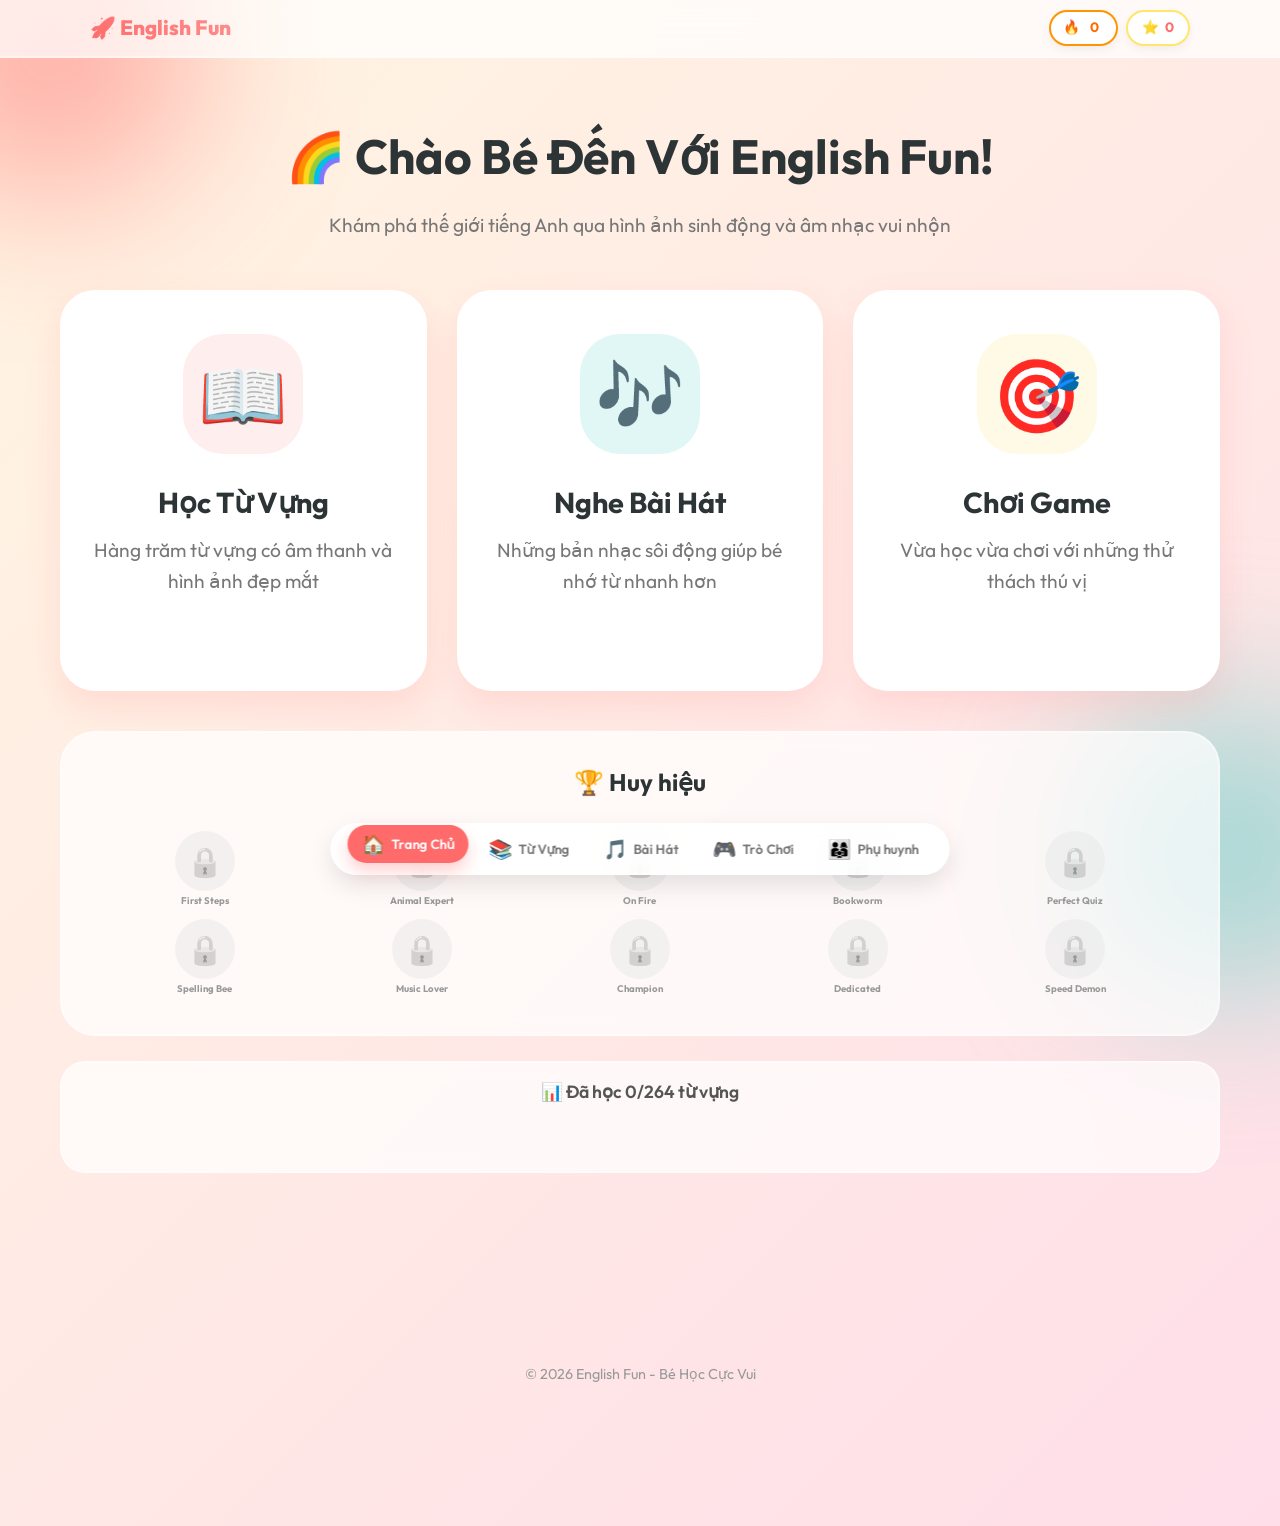
<file: index.html>
<!DOCTYPE html>
<html lang="vi">

<head>
  <meta charset="UTF-8">
  <meta name="viewport" content="width=device-width, initial-scale=1.0">
  <title>English Fun - Học Tiếng Anh Thông Minh</title>
  <link rel="manifest" href="manifest.json">
  <meta name="theme-color" content="#FF6B6B">
  <meta name="apple-mobile-web-app-capable" content="yes">
  <meta name="apple-mobile-web-app-status-bar-style" content="default">
  <link rel="stylesheet" href="styles.css">
</head>

<body>
  <!-- Floating Background Elements -->
  <div class="bg-decoration"></div>

  <!-- Header -->
  <header>
    <div class="header-content">
      <div class="logo">🚀 English Fun</div>
      <div class="header-stats">
        <div class="streak-display">
          🔥 <span id="streak-count">0</span>
        </div>
        <div class="score-display">
          ⭐ <span id="total-score">0</span>
        </div>
      </div>
    </div>
  </header>

  <!-- Navigation -->
  <nav>
    <div class="nav-items">
      <button class="nav-btn active" data-section="home">
        <span class="icon">🏠</span>
        <span class="text">Trang Chủ</span>
      </button>
      <button class="nav-btn" data-section="vocabulary">
        <span class="icon">📚</span>
        <span class="text">Từ Vựng</span>
      </button>
      <button class="nav-btn" data-section="songs">
        <span class="icon">🎵</span>
        <span class="text">Bài Hát</span>
      </button>
      <button class="nav-btn" data-section="games">
        <span class="icon">🎮</span>
        <span class="text">Trò Chơi</span>
      </button>
      <button class="nav-btn" data-section="parent">
        <span class="icon">👨‍👩‍👧</span>
        <span class="text">Phụ huynh</span>
      </button>
    </div>
  </nav>

  <!-- Main Content -->
  <main>
    <!-- Home Section -->
    <section id="home" class="section active">
      <div class="home-welcome">
        <h1>🌈 Chào Bé Đến Với English Fun!</h1>
        <p>Khám phá thế giới tiếng Anh qua hình ảnh sinh động và âm nhạc vui nhộn</p>

        <!-- SRS Review Prompt -->
        <div id="srs-review-prompt" class="srs-review-prompt hidden">
          <p>📚 Có <span id="srs-due-count">0</span> từ cần ôn hôm nay!</p>
          <button id="srs-review-btn" class="btn-accent">Ôn bài ngay 📖</button>
        </div>

        <div class="feature-cards">
          <div class="feature-card" data-section="vocabulary">
            <div class="icon">📖</div>
            <h3>Học Từ Vựng</h3>
            <p>Hàng trăm từ vựng có âm thanh và hình ảnh đẹp mắt</p>
          </div>
          <div class="feature-card" data-section="songs">
            <div class="icon">🎶</div>
            <h3>Nghe Bài Hát</h3>
            <p>Những bản nhạc sôi động giúp bé nhớ từ nhanh hơn</p>
          </div>
          <div class="feature-card" data-section="games">
            <div class="icon">🎯</div>
            <h3>Chơi Game</h3>
            <p>Vừa học vừa chơi với những thử thách thú vị</p>
          </div>
        </div>

        <!-- Achievement Badges -->
        <div id="achievement-display" class="achievement-display">
          <h3>🏆 Huy hiệu</h3>
          <div id="badges-grid" class="badges-grid"></div>
        </div>

        <!-- Progress Summary -->
        <div id="progress-summary" class="progress-summary">
          <p>📊 Đã học <span id="total-learned">0</span>/<span id="total-words">0</span> từ vựng</p>
        </div>
      </div>
    </section>

    <!-- Vocabulary Section -->
    <section id="vocabulary" class="section">
      <h2 class="section-title">📚 Chủ Đề Yêu Thích</h2>

      <div class="category-selector">
        <!-- Row 1 -->
        <button class="category-btn active" data-category="animals">🐾 Animals</button>
        <button class="category-btn" data-category="colors">🎨 Colors</button>
        <button class="category-btn" data-category="numbers">🔢 Numbers</button>
        <button class="category-btn" data-category="fruits">🍎 Fruits</button>
        <button class="category-btn" data-category="bodyParts">🧍 Body Parts</button>
        <button class="category-btn" data-category="food">🍔 Food</button>
        <!-- Row 2 -->
        <button class="category-btn" data-category="family">👨‍👩‍👧‍👦 Family</button>
        <button class="category-btn" data-category="clothes">👕 Clothes</button>
        <button class="category-btn" data-category="weather">🌤️ Weather</button>
        <button class="category-btn" data-category="school">🎒 School</button>
        <button class="category-btn" data-category="transport">🚗 Transport</button>
        <!-- Row 3 - New categories -->
        <button class="category-btn" data-category="sports">⚽ Sports</button>
        <button class="category-btn" data-category="jobs">👨‍💼 Jobs</button>
        <button class="category-btn" data-category="house">🏠 House</button>
        <button class="category-btn" data-category="days">📅 Days</button>
        <button class="category-btn" data-category="seasons">🌸 Seasons</button>
        <button class="category-btn" data-category="emotionsPicture">🎭 Emotions</button>
        <!-- Grade 1 Review -->
        <button class="category-btn" data-category="grade1Review">📚 Ôn Tập Lớp 1</button>
      </div>

      <!-- View Mode Toggle -->
      <div class="view-mode-toggle">
        <button id="grid-view-btn" class="view-btn">
          <span class="icon">📱</span> Xem Lưới
        </button>
        <button id="study-view-btn" class="view-btn active">
          <span class="icon">🎯</span> Chế Độ Học
        </button>
      </div>

      <!-- Study Mode Controls (visible by default) -->
      <div id="study-controls" class="study-controls" style="display: flex;">
        <button id="study-prev-btn" class="study-nav-btn">
          <span class="icon">◀</span>
        </button>
        <div id="study-progress" class="study-progress">1 / 10</div>
        <button id="study-next-btn" class="study-nav-btn">
          <span class="icon">▶</span>
        </button>
      </div>

      <div id="flashcard-container" class="study-mode-container">
        <!-- Flashcards will be rendered here -->
      </div>
    </section>

    <!-- Songs Section -->
    <section id="songs" class="section">
      <h2 class="section-title">🎵 Thế Giới Âm Nhạc</h2>

      <div id="songs-container" class="songs-grid">
        <!-- Songs will be rendered here -->
      </div>
    </section>

    <!-- Games Section -->
    <section id="games" class="section">
      <h2 class="section-title">🎮 Thử Thách Thông Thái</h2>

      <!-- Game Mode Tabs -->
      <div class="game-mode-tabs">
        <button class="game-tab active" data-mode="quiz">🎯 Quiz</button>
        <button class="game-tab" data-mode="spelling">✏️ Spelling</button>
        <button class="game-tab" data-mode="word-chain">🔗 Word Chain</button>
        <button class="game-tab" data-mode="true-false">⚡ Đúng/Sai</button>
        <button class="game-tab" data-mode="flashcard-interactive">✨ Flashcard</button>
        <button class="game-tab" data-mode="listening">👂 Nghe</button>
        <button class="game-tab" data-mode="sentence-builder">📝 Xếp câu</button>
      </div>

      <!-- Quiz Type Selector -->
      <div class="quiz-type-tabs">
        <button class="quiz-type-btn active" data-quiz-type="emoji">🎯 Emoji</button>
        <button class="quiz-type-btn" data-quiz-type="listening">👂 Nghe</button>
        <button class="quiz-type-btn" data-quiz-type="vn-en">🇻🇳→🇬🇧</button>
        <button class="quiz-type-btn" data-quiz-type="en-vn">🇬🇧→🇻🇳</button>
      </div>

      <div class="category-selector">
        <button class="quiz-category-btn category-btn active" data-category="animals">🐾 Animals</button>
        <button class="quiz-category-btn category-btn" data-category="colors">🎨 Colors</button>
        <button class="quiz-category-btn category-btn" data-category="numbers">🔢 Numbers</button>
        <button class="quiz-category-btn category-btn" data-category="fruits">🍎 Fruits</button>
        <button class="quiz-category-btn category-btn" data-category="bodyParts">🧍 Body Parts</button>
        <button class="quiz-category-btn category-btn" data-category="food">🍔 Food</button>
        <button class="quiz-category-btn category-btn" data-category="family">👨‍👩‍👧‍👦 Family</button>
        <button class="quiz-category-btn category-btn" data-category="clothes">👕 Clothes</button>
        <button class="quiz-category-btn category-btn" data-category="weather">🌤️ Weather</button>
        <button class="quiz-category-btn category-btn" data-category="school">🎒 School</button>
        <button class="quiz-category-btn category-btn" data-category="transport">🚗 Transport</button>
        <button class="quiz-category-btn category-btn" data-category="sports">⚽ Sports</button>
        <button class="quiz-category-btn category-btn" data-category="jobs">👨‍💼 Jobs</button>
        <button class="quiz-category-btn category-btn" data-category="house">🏠 House</button>
        <button class="quiz-category-btn category-btn" data-category="days">📅 Days</button>
        <button class="quiz-category-btn category-btn" data-category="seasons">🌸 Seasons</button>
        <button class="quiz-category-btn category-btn" data-category="emotionsPicture">🎭 Emotions</button>
        <button class="quiz-category-btn category-btn" data-category="grade1Review">📚 Ôn Tập Lớp 1</button>
      </div>

      <!-- ========== QUIZ GAME ========== -->
      <div id="quiz-game">
        <div id="start-quiz-container" class="start-quiz-container">
          <div class="feature-card" style="max-width: 400px; margin: 0 auto; cursor: default;">
            <div class="icon">🚀</div>
            <h3>Sẵn sàng chưa?</h3>
            <p>Bé hãy chọn chủ đề và ấn bắt đầu để nhận điểm thưởng nhé!</p>
            <button id="start-quiz-btn" class="nav-btn active"
              style="margin: 20px auto; display: block; padding: 15px 30px;">
              Bắt Đầu Quiz!
            </button>
          </div>
        </div>

        <!-- Quiz Container -->
        <div id="quiz-container" class="quiz-container" style="display: none;">
          <div class="quiz-progress">
            <span class="question-num" id="question-num">1/5</span>
            <span class="quiz-score">⭐ <span id="quiz-score">0</span></span>
          </div>

          <div class="quiz-question">
            <span class="emoji" id="question-emoji">🐕</span>
            <p style="font-size: 1.5rem; font-weight: 700;">Đây là gì nhỉ?</p>
          </div>

          <div id="quiz-options" class="quiz-options">
            <!-- Options will be rendered here -->
          </div>

          <button id="quiz-next-btn" class="nav-btn active next-btn-highlight" style="display: none; margin: 15px auto; padding: 15px 35px; font-size: 1.2rem;">
            ➡️ Câu Tiếp Theo
          </button>
        </div>

        <!-- Quiz Result -->
        <div id="quiz-result" class="quiz-result" style="display: none;">
          <div class="quiz-container">
            <div class="result-emoji" id="result-emoji" style="font-size: 5rem;">🎉</div>
            <h3 id="result-message" style="margin: 20px 0;">Tuyệt vời!</h3>
            <p style="font-size: 1.4rem;">Điểm của bé: <strong id="final-score"
                style="color: var(--primary);">5/5</strong></p>
            <div class="stars" id="stars-container" style="font-size: 3rem; margin: 20px 0;">⭐⭐⭐</div>
            <button class="nav-btn active" onclick="restartQuiz()" style="margin: 0 auto;">
              🔄 Chơi Lại
            </button>
          </div>
        </div>
      </div>

      <!-- ========== SPELLING GAME ========== -->
      <div id="spelling-game" style="display: none;">
        <!-- Spelling Start -->
        <div id="start-spelling-container" class="start-quiz-container">
          <div class="feature-card" style="max-width: 500px; margin: 0 auto; cursor: default;">
            <div class="icon">✏️</div>
            <h3>Luyện Viết Từ!</h3>
            <p style="margin-bottom: 20px;">Sắp xếp các chữ cái theo đúng thứ tự để tạo thành từ!</p>

            <button id="start-spelling-btn" class="nav-btn active"
              style="margin: 20px auto; display: block; padding: 15px 30px;">
              Bắt Đầu Spelling!
            </button>
          </div>
        </div>

        <!-- Spelling Container -->
        <div id="spelling-container" class="quiz-container" style="display: none;">
          <div class="quiz-progress">
            <span class="question-num" id="spelling-num">1/5</span>
            <span class="quiz-score">⭐ <span id="spelling-score">0</span></span>
          </div>

          <div class="spelling-question">
            <span class="emoji" id="spelling-emoji">🐕</span>
            <button class="hint-btn" id="hint-btn" title="Nghe phát âm">🔊 Nghe</button>
            <button class="hint-btn hint-vn" id="hint-vn-btn" title="Xem gợi ý tiếng Việt">💡 Gợi ý</button>
            <p class="hint-text" id="hint-text" style="display: none;"></p>
          </div>

          <!-- Type Mode (Gõ từ) -->
          <div id="spelling-type-mode" class="spelling-input-container">
            <input type="text" id="spelling-input" class="spelling-input"
                   placeholder="Gõ từ tiếng Anh..." autocomplete="off" autocapitalize="off">
            <button id="check-spelling-btn" class="nav-btn active">Kiểm Tra</button>
          </div>

          <!-- Arrange Mode (Sắp xếp chữ) -->
          <div id="spelling-arrange-mode" style="display: none;">
            <div id="arranged-letters" class="arranged-letters">
              <!-- Letters user has arranged will show here -->
            </div>
            <div id="available-letters" class="available-letters">
              <!-- Shuffled letters will show here as buttons -->
            </div>
            <div style="display: flex; gap: 10px; justify-content: center; margin-top: 15px;">
              <button id="clear-arrange-btn" class="nav-btn" style="background: #999;">🔄 Xóa</button>
              <button id="check-arrange-btn" class="nav-btn active">✓ Kiểm Tra</button>
            </div>
          </div>

          <div id="spelling-feedback" class="spelling-feedback"></div>

          <button id="spelling-next-btn" class="nav-btn active next-btn-highlight" style="display: none; margin: 15px auto; padding: 15px 35px; font-size: 1.2rem;">
            ➡️ Câu Tiếp Theo
          </button>
        </div>

        <!-- Spelling Result -->
        <div id="spelling-result" class="quiz-result" style="display: none;">
          <div class="quiz-container">
            <div class="result-emoji" id="spelling-result-emoji" style="font-size: 5rem;">🎉</div>
            <h3 id="spelling-result-message" style="margin: 20px 0;">Tuyệt vời!</h3>
            <p style="font-size: 1.4rem;">Điểm của bé: <strong id="spelling-final-score"
                style="color: var(--primary);">5/5</strong></p>
            <div class="stars" id="spelling-stars-container" style="font-size: 3rem; margin: 20px 0;">⭐⭐⭐</div>
            <button class="nav-btn active" onclick="restartSpelling()" style="margin: 0 auto;">
              🔄 Chơi Lại
            </button>
          </div>
        </div>
      </div>

      <!-- ========== WORD CHAIN GAME ========== -->
      <div id="word-chain-game" style="display: none;">
        <!-- Word Chain Start -->
        <div id="start-word-chain-container" class="start-quiz-container">
          <div class="feature-card" style="max-width: 500px; margin: 0 auto; cursor: default;">
            <div class="icon">🔗</div>
            <h3>Trò Chơi Nối Từ!</h3>
            <p style="margin-bottom: 20px;">Tìm từ đúng để nối chuỗi từ vựng. Game sử dụng <strong>tất cả từ vựng</strong> để tạo thử thách thú vị!</p>

            <!-- Level Selection -->
            <div class="word-chain-level-selector">
              <h4 style="margin-bottom: 10px;">Chọn Độ Khó:</h4>
              <div style="display: flex; gap: 15px; justify-content: center;">
                <button class="level-btn active" data-level="1">
                  <div class="level-icon">🌟</div>
                  <div class="level-name">Level 1</div>
                  <div class="level-desc">Tìm chữ cái đầu</div>
                </button>
                <button class="level-btn" data-level="2">
                  <div class="level-icon">🔥</div>
                  <div class="level-name">Level 2</div>
                  <div class="level-desc">Nối đuôi từ</div>
                </button>
              </div>
            </div>

            <button id="start-word-chain-btn" class="nav-btn active"
              style="margin: 20px auto; display: block; padding: 15px 30px;">
              Bắt Đầu Game!
            </button>
          </div>
        </div>

        <!-- Word Chain Game Container -->
        <div id="word-chain-container" class="quiz-container" style="display: none;">
          <div class="quiz-progress">
            <span class="question-num" id="word-chain-num">1/10</span>
            <span class="quiz-score">⭐ <span id="word-chain-score">0</span></span>
          </div>

          <!-- Word Chain Visualization -->
          <div id="word-chain-display" class="word-chain-display">
            <!-- Chain will be displayed here for Level 2 -->
          </div>

          <div class="word-chain-question">
            <div id="word-chain-prompt" class="word-chain-prompt">
              <!-- Level 1: "Tìm từ bắt đầu bằng chữ A" -->
              <!-- Level 2: Shows previous word and target letter -->
            </div>
          </div>

          <div id="word-chain-options" class="quiz-options">
            <!-- Options will be rendered here -->
          </div>

          <button id="word-chain-next-btn" class="nav-btn active next-btn-highlight" style="display: none; margin: 15px auto; padding: 15px 35px; font-size: 1.2rem;">
            ➡️ Câu Tiếp Theo
          </button>

          <!-- High-five animation container -->
          <div id="high-five-animation" class="high-five-animation" style="display: none;">
            <div class="high-five-emoji">🎉</div>
            <div class="high-five-text">Tuyệt vời!</div>
          </div>
        </div>

        <!-- Word Chain Result -->
        <div id="word-chain-result" class="quiz-result" style="display: none;">
          <div class="quiz-container">
            <div class="result-emoji" id="word-chain-result-emoji" style="font-size: 5rem;">🎉</div>
            <h3 id="word-chain-result-message" style="margin: 20px 0;">Tuyệt vời!</h3>
            <p style="font-size: 1.4rem;">Điểm của bé: <strong id="word-chain-final-score"
                style="color: var(--primary);">100</strong></p>

            <!-- Display the word chain for Level 2 -->
            <div id="final-chain-display" class="final-chain-display">
              <!-- Final chain will be shown here -->
            </div>

            <div class="stars" id="word-chain-stars-container" style="font-size: 3rem; margin: 20px 0;">⭐⭐⭐</div>
            <button class="nav-btn active" onclick="restartWordChain()" style="margin: 0 auto;">
              🔄 Chơi Lại
            </button>
          </div>
        </div>
      </div>

      <!-- ========== TRUE/FALSE RUSH GAME ========== -->
      <div id="true-false-game" style="display: none;">
        <!-- True/False Start -->
        <div id="start-true-false-container" class="start-quiz-container">
          <div class="feature-card" style="max-width: 500px; margin: 0 auto; cursor: default;">
            <div class="icon">⚡</div>
            <h3>Đúng hay Sai?</h3>
            <p style="margin-bottom: 20px;">
              Thẻ từ sẽ trượt ngang màn hình!<br>
              Gạt <strong>PHẢI (→)</strong> nếu đúng<br>
              Gạt <strong>TRÁI (←)</strong> nếu sai<br>
              Tốc độ tăng dần!
            </p>
            <button id="start-true-false-btn" class="nav-btn active"
              style="margin: 20px auto; display: block; padding: 15px 30px;">
              ⚡ Bắt Đầu!
            </button>
          </div>
        </div>

        <!-- True/False Game Container -->
        <div id="true-false-container" class="quiz-container" style="display: none;">
          <div class="quiz-progress">
            <span class="question-num" id="true-false-num">1/20</span>
            <span class="quiz-score">⭐ <span id="true-false-score">0</span></span>
          </div>

          <!-- Card Display Area -->
          <div id="card-display-area" class="card-display-area">
            <div id="sliding-card" class="sliding-card">
              <div class="card-emoji" id="card-emoji">🍎</div>
              <div class="card-word" id="card-word">apple</div>
            </div>
          </div>

          <!-- Swipe Instructions -->
          <div class="swipe-instructions">
            <div class="swipe-option swipe-left">
              <div class="swipe-arrow">←</div>
              <div class="swipe-label">SAI</div>
            </div>
            <div class="swipe-option swipe-right">
              <div class="swipe-arrow">→</div>
              <div class="swipe-label">ĐÚNG</div>
            </div>
          </div>

          <!-- Feedback Message -->
          <div id="true-false-feedback" class="true-false-feedback"></div>
        </div>

        <!-- True/False Result -->
        <div id="true-false-result" class="quiz-result" style="display: none;">
          <div class="quiz-container">
            <div class="result-emoji" id="true-false-result-emoji" style="font-size: 5rem;">🎉</div>
            <h3 id="true-false-result-message" style="margin: 20px 0;">Tuyệt vời!</h3>
            <p style="font-size: 1.4rem;">Điểm của bé: <strong id="true-false-final-score"
                style="color: var(--primary);">200</strong></p>
            <div class="stars" id="true-false-stars-container" style="font-size: 3rem; margin: 20px 0;">⭐⭐⭐</div>
            <button class="nav-btn active" onclick="restartTrueFalse()" style="margin: 0 auto;">
              🔄 Chơi Lại
            </button>
          </div>
        </div>
      </div>

      <!-- ========== FLASHCARD INTERACTIVE GAME ========== -->
      <div id="flashcard-interactive-game" style="display: none;">
        <!-- Start Screen -->
        <div id="start-flashcard-container" class="start-quiz-container">
          <div class="feature-card" style="max-width: 450px; margin: 0 auto; cursor: default;">
            <div class="icon">⚡</div>
            <h3>Flashcard Tương Tác</h3>
            <p style="margin-bottom: 20px;">Click đúng emoji bay xung quanh từ tiếng Anh trước khi hết giờ!</p>
            <ul style="text-align: left; margin: 20px auto; max-width: 350px; list-style: none; padding: 0;">
              <li style="padding: 8px 0; font-size: 1.1rem;">🎯 5 câu hỏi thú vị</li>
              <li style="padding: 8px 0; font-size: 1.1rem;">⏱️ 10 giây mỗi câu</li>
              <li style="padding: 8px 0; font-size: 1.1rem;">🔥 Combo x2 khi đúng 3 câu liên tiếp</li>
              <li style="padding: 8px 0; font-size: 1.1rem;">⚡ Càng nhanh càng nhiều điểm!</li>
            </ul>
            <button id="start-flashcard-btn" class="nav-btn active"
              style="margin: 20px auto; display: block; padding: 15px 30px;">
              Bắt Đầu Game!
            </button>
          </div>
        </div>

        <!-- Playing Screen -->
        <div id="flashcard-game-container" class="quiz-container" style="display: none;">
          <!-- Progress Bar -->
          <div class="quiz-progress">
            <span class="question-num" id="flashcard-num">1/5</span>
            <span class="quiz-score">⭐ <span id="flashcard-score">0</span></span>
            <span class="combo-display" id="flashcard-combo" style="display: none;">
              🔥 Combo x<span id="combo-count">0</span>
            </span>
          </div>

          <!-- Timer Bar -->
          <div class="timer-container">
            <div id="flashcard-timer-bar" class="timer-bar"></div>
            <span id="flashcard-time-text" class="timer-text">10s</span>
          </div>

          <!-- Question Display -->
          <div class="flashcard-question-area">
            <div style="display: flex; align-items: center; justify-content: center; gap: 15px;">
              <h2 id="flashcard-word" class="center-word">Loading...</h2>
              <button id="flashcard-speak-btn" class="speak-btn" style="font-size: 2rem; background: none; border: none; cursor: pointer; padding: 10px;" title="Nghe phát âm">
                🔊
              </button>
            </div>
            <p id="flashcard-hint" class="word-hint" style="opacity: 0.7;">
              Click đúng emoji!
            </p>
          </div>

          <!-- Orbiting Emojis Arena -->
          <div id="flashcard-orbit-container" class="orbit-container">
            <div class="orbit-emoji" id="orbit-emoji-0" data-emoji="">🐶</div>
            <div class="orbit-emoji" id="orbit-emoji-1" data-emoji="">🐱</div>
            <div class="orbit-emoji" id="orbit-emoji-2" data-emoji="">🐭</div>
            <div class="orbit-emoji" id="orbit-emoji-3" data-emoji="">🐹</div>
          </div>

          <!-- Feedback Display -->
          <div id="flashcard-feedback" class="flashcard-feedback"></div>
        </div>

        <!-- Result Screen -->
        <div id="flashcard-result" class="quiz-result" style="display: none;">
          <div class="quiz-container flashcard-result-container">
            <div class="result-emoji-large" id="flashcard-result-emoji">🎉</div>
            <h2 id="flashcard-result-message" class="result-message-large">Tuyệt vời!</h2>

            <div class="result-stats-card">
              <div class="stat-item">
                <div class="stat-label">Điểm của bé</div>
                <div class="stat-value">
                  <strong id="flashcard-final-score" style="font-size: 3rem; color: var(--primary);">0</strong>
                </div>
              </div>

              <div class="stat-divider"></div>

              <div class="stat-item">
                <div class="stat-label">Combo cao nhất</div>
                <div class="stat-value">
                  <strong id="flashcard-max-combo" style="font-size: 2.5rem; color: var(--secondary);">0</strong>
                  <span style="font-size: 2rem;">🔥</span>
                </div>
              </div>
            </div>

            <div class="stars-large" id="flashcard-stars-container">⭐⭐⭐</div>
            <button class="nav-btn active result-replay-btn" onclick="restartFlashcardInteractive()">
              🔄 Chơi Lại
            </button>
          </div>
        </div>
      </div>

      <!-- ========== LISTENING GAME ========== -->
      <div id="listening-game-section" class="game-section hidden" style="display: none;">
        <div id="start-listening-container" class="start-quiz-container">
          <div class="feature-card" style="max-width: 500px; margin: 0 auto; cursor: default;">
            <div class="icon">👂</div>
            <h3>Trò chơi Nghe</h3>
            <p style="margin-bottom: 20px;">Nghe phát âm và chọn đáp án đúng!</p>
            <div class="category-selector" id="listening-category-selector">
              <button class="quiz-category-btn category-btn active" data-category="animals">🐾 Animals</button>
              <button class="quiz-category-btn category-btn" data-category="colors">🎨 Colors</button>
              <button class="quiz-category-btn category-btn" data-category="numbers">🔢 Numbers</button>
              <button class="quiz-category-btn category-btn" data-category="fruits">🍎 Fruits</button>
              <button class="quiz-category-btn category-btn" data-category="bodyParts">🧍 Body Parts</button>
              <button class="quiz-category-btn category-btn" data-category="food">🍔 Food</button>
              <button class="quiz-category-btn category-btn" data-category="family">👨‍👩‍👧‍👦 Family</button>
              <button class="quiz-category-btn category-btn" data-category="clothes">👕 Clothes</button>
              <button class="quiz-category-btn category-btn" data-category="weather">🌤️ Weather</button>
              <button class="quiz-category-btn category-btn" data-category="school">🎒 School</button>
              <button class="quiz-category-btn category-btn" data-category="transport">🚗 Transport</button>
              <button class="quiz-category-btn category-btn" data-category="sports">⚽ Sports</button>
              <button class="quiz-category-btn category-btn" data-category="jobs">👨‍💼 Jobs</button>
              <button class="quiz-category-btn category-btn" data-category="house">🏠 House</button>
              <button class="quiz-category-btn category-btn" data-category="days">📅 Days</button>
              <button class="quiz-category-btn category-btn" data-category="seasons">🌸 Seasons</button>
              <button class="quiz-category-btn category-btn" data-category="emotionsPicture">🎭 Emotions</button>
            </div>
            <button id="start-listening-btn" class="nav-btn active"
              style="margin: 20px auto; display: block; padding: 15px 30px;">
              Bắt Đầu Nghe!
            </button>
          </div>
        </div>

        <div id="listening-container" class="quiz-container" style="display: none;">
          <div class="listening-progress quiz-progress">
            <span id="listening-progress-text" class="question-num">Câu 1/5</span>
            <span class="quiz-score">⭐ <span id="listening-score-text">0</span></span>
          </div>
          <div class="listening-question">
            <button id="listening-play-btn" class="listening-play-btn">🔊</button>
            <p>Nghe và chọn hình đúng</p>
          </div>
          <div id="listening-options" class="listening-options quiz-options"></div>
        </div>

        <div id="listening-result" class="game-result quiz-result" style="display: none;">
          <div class="quiz-container">
            <div class="result-emoji" id="listening-result-emoji" style="font-size: 5rem;">🎉</div>
            <h2 id="listening-result-title" style="margin: 20px 0;">Tuyệt vời!</h2>
            <p id="listening-result-score" style="font-size: 1.4rem;"></p>
            <p id="listening-result-message"></p>
            <button id="restart-listening-btn" class="nav-btn active" style="margin: 0 auto;">Chơi lại 🔄</button>
          </div>
        </div>
      </div>

      <!-- ========== SENTENCE BUILDER GAME ========== -->
      <div id="sentence-builder-game" class="game-section hidden" style="display: none;">
        <div id="start-sentence-container" class="start-quiz-container">
          <div class="feature-card" style="max-width: 500px; margin: 0 auto; cursor: default;">
            <div class="icon">📝</div>
            <h3>Xếp câu</h3>
            <p style="margin-bottom: 20px;">Sắp xếp các từ thành câu hoàn chỉnh!</p>
            <button id="start-sentence-btn" class="nav-btn active"
              style="margin: 20px auto; display: block; padding: 15px 30px;">
              Bắt đầu 🚀
            </button>
          </div>
        </div>

        <div id="sentence-container" class="quiz-container" style="display: none;">
          <div class="sentence-progress quiz-progress">
            <span id="sentence-progress-text" class="question-num">Câu 1/5</span>
            <span class="quiz-score">⭐ <span id="sentence-score-text">0</span></span>
          </div>
          <div class="sentence-hint">
            <span id="sentence-vietnamese"></span>
            <span id="sentence-emoji-hint"></span>
          </div>
          <div id="sentence-assembly" class="sentence-assembly">
            <p class="placeholder-text">Nhấn vào từ bên dưới để xếp câu</p>
          </div>
          <div id="sentence-word-bank" class="sentence-word-bank"></div>
          <div class="sentence-actions" style="display: flex; gap: 10px; justify-content: center; margin-top: 15px;">
            <button id="sentence-check-btn" class="nav-btn active" disabled>Kiểm tra ✓</button>
            <button id="sentence-clear-btn" class="nav-btn" style="background: #999;">Xóa 🔄</button>
          </div>
        </div>

        <div id="sentence-result" class="game-result quiz-result" style="display: none;">
          <div class="quiz-container">
            <div class="result-emoji" id="sentence-result-emoji" style="font-size: 5rem;">🎉</div>
            <h2 id="sentence-result-title" style="margin: 20px 0;">Tuyệt vời!</h2>
            <p id="sentence-result-score" style="font-size: 1.4rem;"></p>
            <p id="sentence-result-message"></p>
            <button id="restart-sentence-btn" class="nav-btn active" style="margin: 0 auto;">Chơi lại 🔄</button>
          </div>
        </div>
      </div>

      <!-- ========== WRONG ANSWER REVIEW (shared by all games) ========== -->
      <div id="review-screen" class="review-screen hidden" style="display: none;">
        <h2>📖 Từ cần ôn lại</h2>
        <div id="review-words-list" class="review-words-list"></div>
        <button id="review-continue-btn" class="nav-btn active" style="margin: 20px auto; display: block; padding: 15px 30px;">Tiếp tục ➡️</button>
      </div>
    </section>

    <!-- Parent Dashboard Section -->
    <section id="parent-section" class="section hidden">
      <div id="parent-pin-screen">
        <h2>👨‍👩‍👧 Dành cho Phụ huynh</h2>
        <p>Nhập mã PIN để xem tiến trình học</p>
        <div class="pin-input-group" style="display: flex; gap: 10px; justify-content: center; margin: 20px 0;">
          <input type="password" id="parent-pin-input" maxlength="4" placeholder="••••" class="pin-input"
            style="width: 120px; text-align: center; font-size: 1.5rem; padding: 10px; border-radius: 15px; border: 2px solid #ddd;">
          <button id="parent-pin-btn" class="nav-btn active" style="padding: 10px 20px;">Xác nhận</button>
        </div>
        <p id="pin-error" class="pin-error hidden" style="color: red; display: none;">Mã PIN không đúng</p>
      </div>
      <div id="parent-dashboard" class="hidden" style="display: none;">
        <h2>📊 Bảng theo dõi</h2>
        <div class="dashboard-stats" style="display: grid; grid-template-columns: repeat(auto-fit, minmax(140px, 1fr)); gap: 15px; margin: 20px 0;">
          <div class="stat-card feature-card" style="cursor: default; text-align: center;">
            <span class="stat-icon" style="font-size: 2rem;">📚</span>
            <span id="stat-words-learned" class="stat-value" style="font-size: 2rem; font-weight: 700; display: block;">0</span>
            <span class="stat-label">Từ đã học</span>
          </div>
          <div class="stat-card feature-card" style="cursor: default; text-align: center;">
            <span class="stat-icon" style="font-size: 2rem;">🔥</span>
            <span id="stat-streak" class="stat-value" style="font-size: 2rem; font-weight: 700; display: block;">0</span>
            <span class="stat-label">Ngày liên tiếp</span>
          </div>
          <div class="stat-card feature-card" style="cursor: default; text-align: center;">
            <span class="stat-icon" style="font-size: 2rem;">⭐</span>
            <span id="stat-total-score" class="stat-value" style="font-size: 2rem; font-weight: 700; display: block;">0</span>
            <span class="stat-label">Tổng điểm</span>
          </div>
          <div class="stat-card feature-card" style="cursor: default; text-align: center;">
            <span class="stat-icon" style="font-size: 2rem;">🏆</span>
            <span id="stat-achievements" class="stat-value" style="font-size: 2rem; font-weight: 700; display: block;">0</span>
            <span class="stat-label">Huy hiệu</span>
          </div>
        </div>
        <div class="dashboard-section" style="margin: 20px 0;">
          <h3>📉 Từ cần cải thiện</h3>
          <div id="weak-words-list" class="weak-words-list"></div>
        </div>
        <div class="dashboard-section" style="margin: 20px 0;">
          <h3>📈 Tiến trình theo danh mục</h3>
          <div id="category-mastery-list" class="category-mastery-list"></div>
        </div>
        <div class="dashboard-section" style="margin: 20px 0;">
          <h3>📅 Hoạt động tuần này</h3>
          <div id="weekly-chart" class="weekly-chart"></div>
        </div>
      </div>
    </section>
  </main>

  <!-- Video Modal -->
  <div id="video-modal" class="video-modal">
    <div class="video-container">
      <button class="close-btn">&times;</button>
      <h3 id="video-title">Video Title</h3>
      <iframe id="video-iframe" src="" frameborder="0"
        allow="accelerometer; autoplay; clipboard-write; encrypted-media; gyroscope; picture-in-picture"
        allowfullscreen></iframe>
    </div>
  </div>

  <!-- Celebration Container -->
  <div id="celebration" class="celebration"></div>

  <!-- Footer -->
  <footer style="padding: 50px 20px 140px; text-align: center; color: #999; font-size: 0.9rem;">
    <p>© 2026 English Fun - Bé Học Cực Vui</p>
  </footer>

  <!-- Scripts -->
  <script src="data.js"></script>
  <script src="spaced-repetition.js"></script>
  <script src="listening-game.js"></script>
  <script src="sentence-builder.js"></script>
  <script src="achievements.js"></script>
  <script src="word-chain.js"></script>
  <script src="true-false-rush.js"></script>
  <script src="flashcard-interactive.js"></script>
  <script src="app.js"></script>
</body>

</html>
</file>
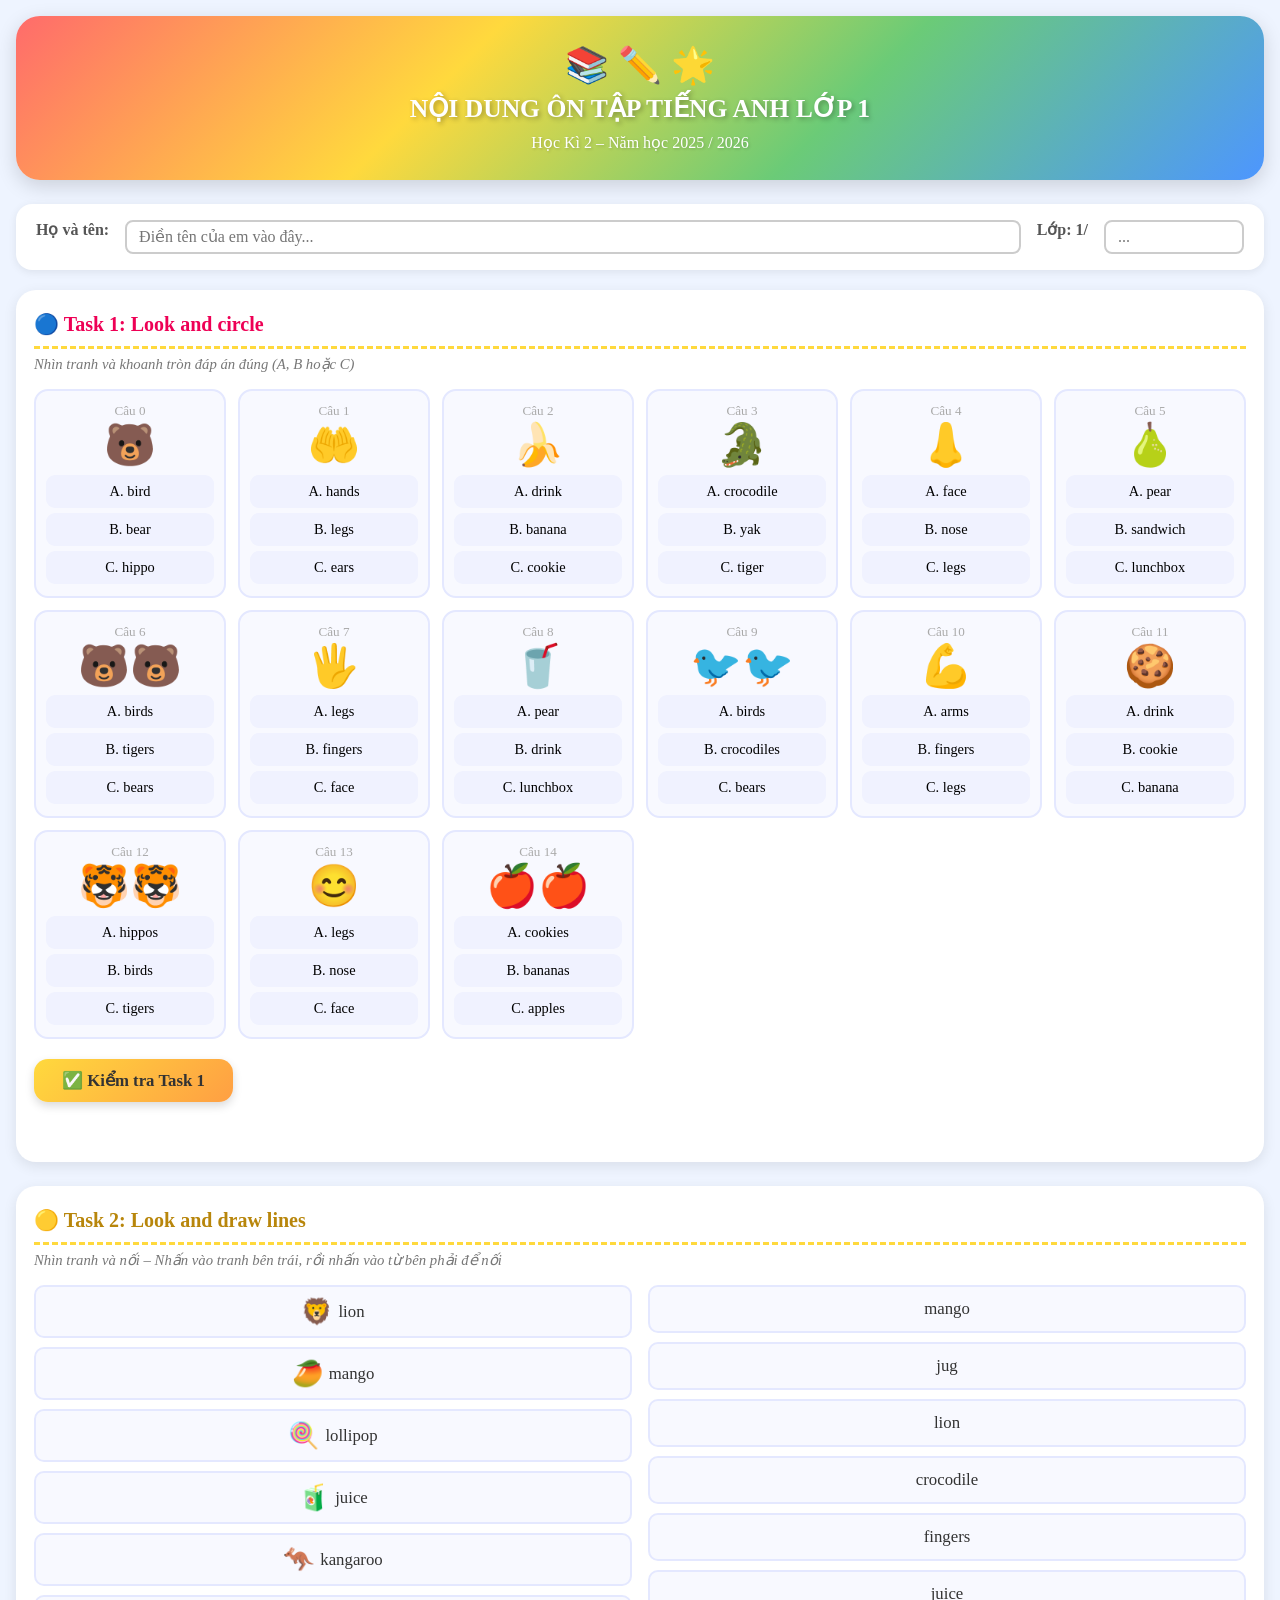
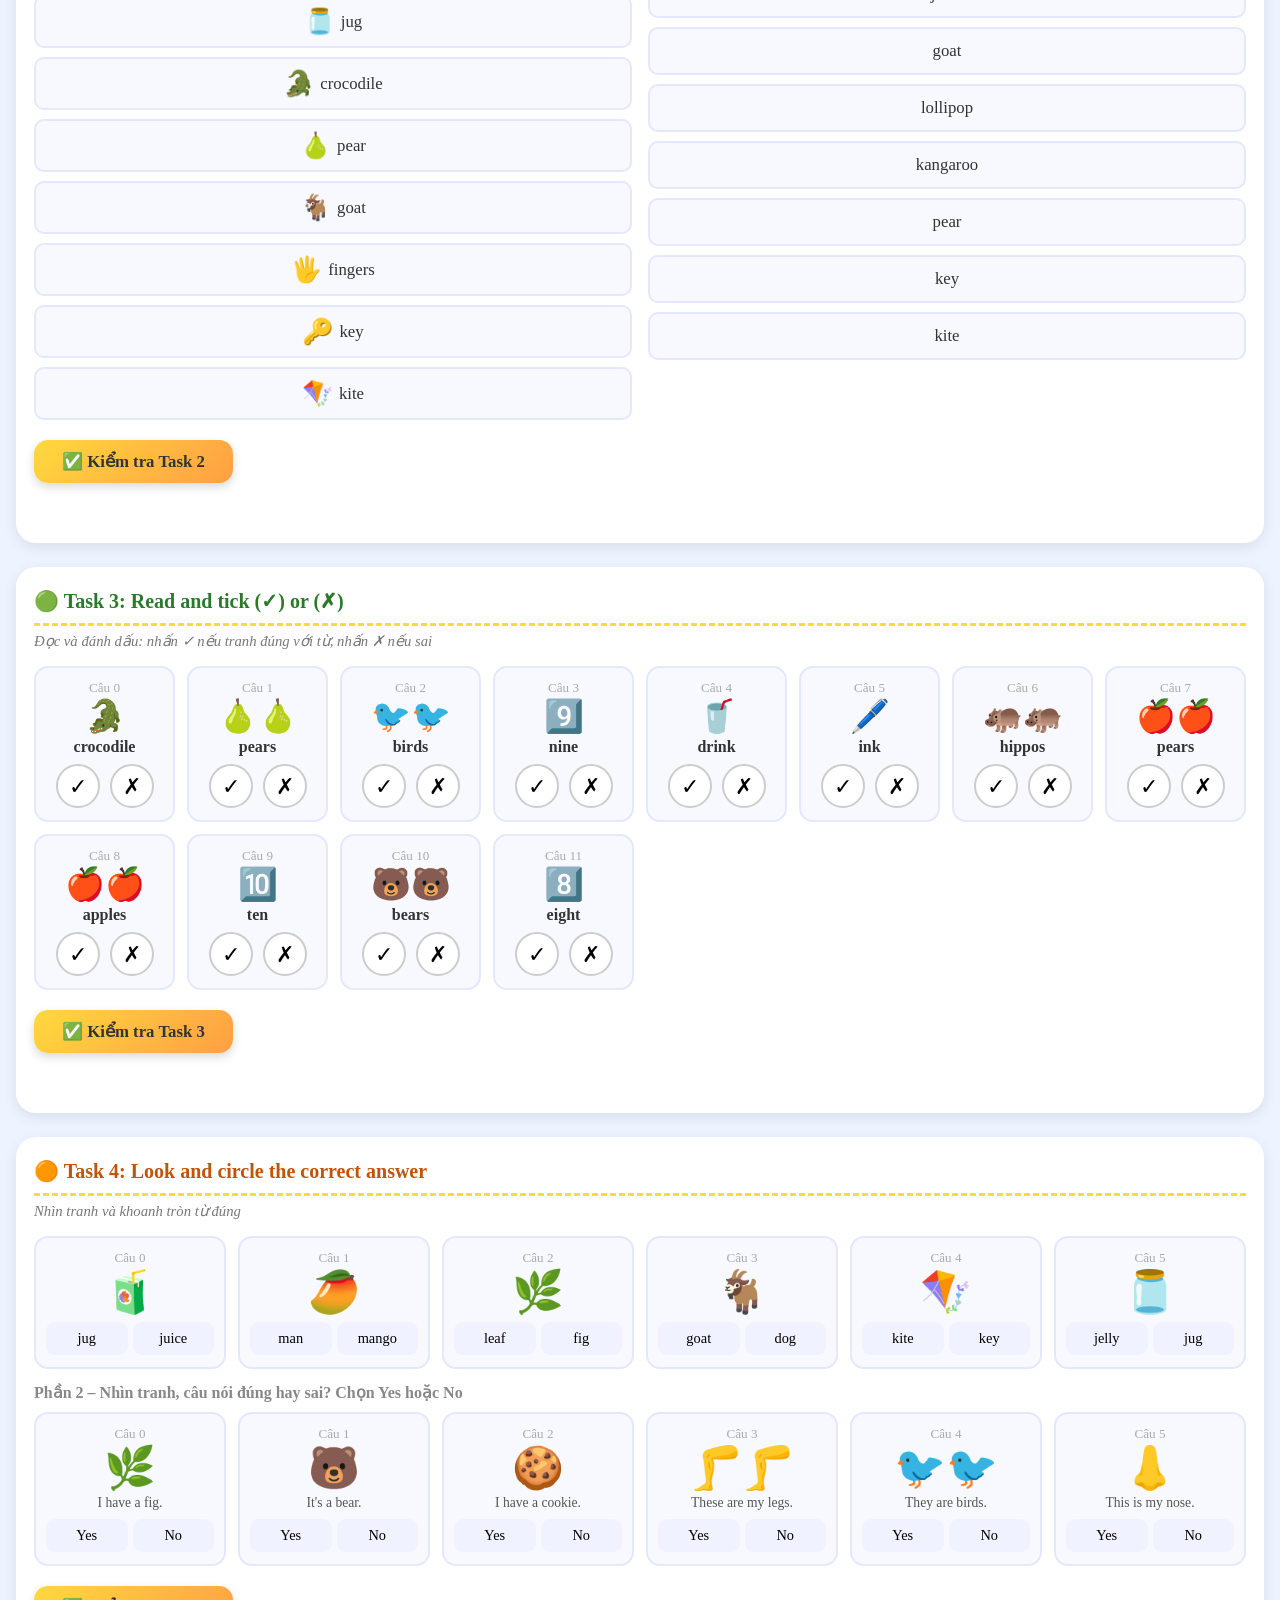
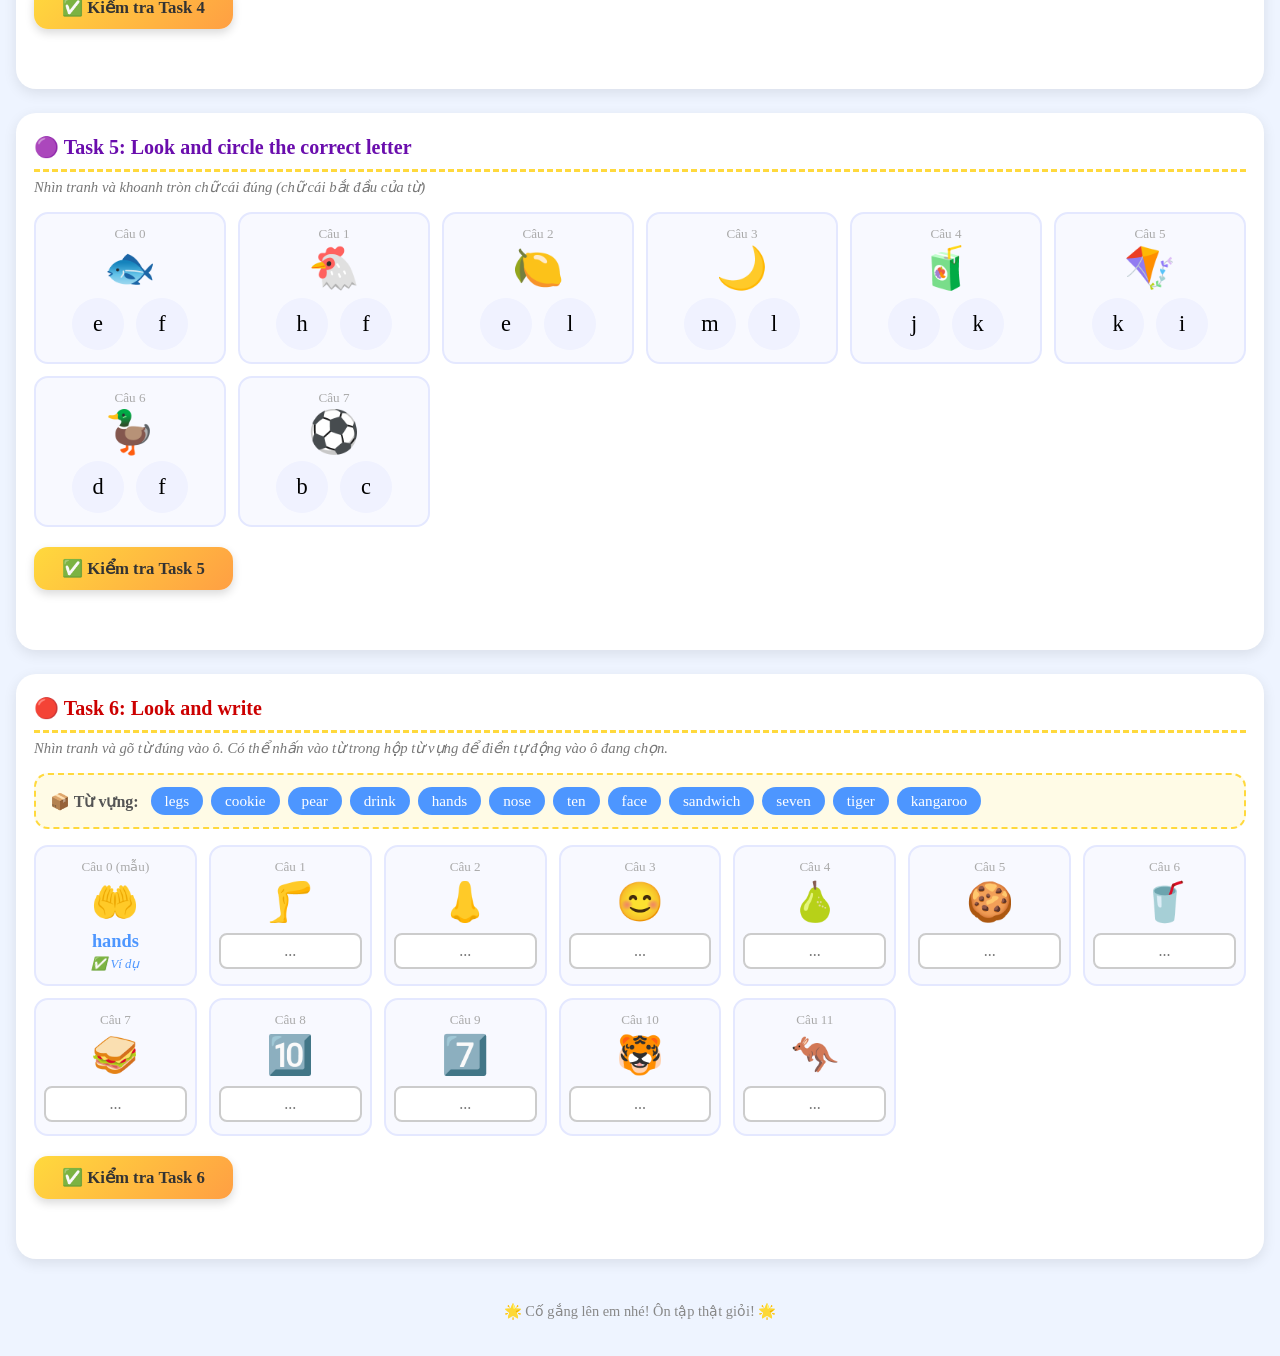
<file: on-tap-tieng-anh-lop1.html>
<!DOCTYPE html>
<html lang="vi">
<head>
<meta charset="UTF-8">
<meta name="viewport" content="width=device-width, initial-scale=1.0">
<title>Ôn Tập Tiếng Anh Lớp 1 – HK2 2025-2026</title>
<style>
* { box-sizing: border-box; margin: 0; padding: 0; }
body {
  font-family: 'Nunito', 'Comic Sans MS', 'Chalkboard SE', cursive;
  background: #eef4ff;
  padding: 16px;
  color: #333;
  font-size: 16px;
}
header {
  background: linear-gradient(135deg, #ff6b6b 0%, #ffd93d 35%, #6bcb77 65%, #4d96ff 100%);
  border-radius: 24px;
  padding: 28px 20px;
  text-align: center;
  margin-bottom: 24px;
  box-shadow: 0 6px 20px rgba(0,0,0,0.15);
}
header h1 { font-size: 1.6em; color: #fff; text-shadow: 2px 2px 5px rgba(0,0,0,0.3); line-height: 1.3; }
header p  { color: #fff; margin-top: 8px; font-size: 1em; text-shadow: 1px 1px 3px rgba(0,0,0,0.2); }
.name-row {
  background: white;
  border-radius: 16px;
  padding: 16px 20px;
  margin-bottom: 20px;
  display: flex;
  gap: 16px;
  flex-wrap: wrap;
  box-shadow: 0 2px 8px rgba(0,0,0,0.08);
}
.name-row label { font-weight: bold; color: #555; }
.name-row input {
  border: 2px solid #ccc;
  border-radius: 8px;
  padding: 6px 12px;
  font-size: 1em;
  font-family: inherit;
  flex: 1;
  min-width: 140px;
}
.task-section {
  background: white;
  border-radius: 20px;
  padding: 22px 18px;
  margin-bottom: 24px;
  box-shadow: 0 4px 14px rgba(0,0,0,0.09);
}
.task-title {
  font-size: 1.25em;
  font-weight: bold;
  padding-bottom: 10px;
  margin-bottom: 6px;
  border-bottom: 3px dashed #ffd93d;
}
.task-instr { font-size: 0.92em; color: #777; margin-bottom: 16px; font-style: italic; }

/* ===== OPTION BUTTON (task 1, 4, 5) ===== */
.q-grid {
  display: grid;
  grid-template-columns: repeat(auto-fill, minmax(180px, 1fr));
  gap: 12px;
  margin-bottom: 14px;
}
.q-card {
  background: #f8f9ff;
  border-radius: 14px;
  padding: 12px 10px;
  text-align: center;
  border: 2px solid #e4e8ff;
}
.q-num  { font-size: 0.82em; color: #aaa; margin-bottom: 4px; }
.q-img  { font-size: 2.6em; margin: 6px 0; line-height: 1; }
.q-opts { display: flex; flex-direction: column; gap: 5px; margin-top: 8px; }
.q-opts.row { flex-direction: row; justify-content: center; flex-wrap: wrap; }
.opt-btn {
  background: #f0f2ff;
  border: 2px solid transparent;
  border-radius: 9px;
  padding: 6px 8px;
  cursor: pointer;
  font-size: 0.9em;
  font-family: inherit;
  transition: background 0.15s, border-color 0.15s, transform 0.1s;
}
.opt-btn:hover:not(:disabled)   { background: #dce6ff; border-color: #4d96ff; transform: scale(1.04); }
.opt-btn.sel   { background: #4d96ff; color: #fff; border-color: #4d96ff; }
.opt-btn.ok    { background: #6bcb77; color: #fff; border-color: #6bcb77; }
.opt-btn.err   { background: #ff6b6b; color: #fff; border-color: #ff6b6b; }
.opt-btn:disabled { cursor: default; }

/* ===== CHECK BUTTON ===== */
.check-btn {
  background: linear-gradient(135deg, #ffd93d, #ff9f43);
  color: #333;
  font-weight: bold;
  border: none;
  border-radius: 14px;
  padding: 11px 28px;
  font-size: 1.05em;
  cursor: pointer;
  box-shadow: 0 4px 10px rgba(0,0,0,0.15);
  font-family: inherit;
  transition: transform 0.15s;
  margin-top: 6px;
}
.check-btn:hover { transform: scale(1.05); }
.score-msg { font-size: 1.1em; color: #4d96ff; margin-top: 10px; font-weight: bold; min-height: 28px; }

/* ===== TASK 2 MATCHING ===== */
.match-wrap { display: flex; gap: 16px; flex-wrap: wrap; margin-bottom: 14px; }
.match-col  { display: flex; flex-direction: column; gap: 9px; flex: 1; min-width: 130px; }
.m-item {
  background: #f8f9ff;
  border: 2px solid #e4e8ff;
  border-radius: 10px;
  padding: 10px 12px;
  cursor: pointer;
  text-align: center;
  font-size: 1.05em;
  display: flex;
  align-items: center;
  justify-content: center;
  gap: 6px;
  transition: border-color 0.15s, background 0.15s;
  min-height: 48px;
}
.m-item:hover:not(.done) { border-color: #4d96ff; background: #eef3ff; }
.m-item.sel  { background: #ffd93d; border-color: #f0b800; }
.m-item.ok   { background: #6bcb77; color: #fff; border-color: #6bcb77; }
.m-item.err  { background: #ff6b6b; color: #fff; border-color: #ff6b6b; }
.m-item.done { cursor: default; }

/* ===== TASK 3 TICK/CROSS ===== */
.tick-grid { display: grid; grid-template-columns: repeat(auto-fill, minmax(140px, 1fr)); gap: 12px; margin-bottom: 14px; }
.tick-card { background: #f8f9ff; border-radius: 14px; padding: 12px 8px; text-align: center; border: 2px solid #e4e8ff; }
.tick-word { font-size: 1em; font-weight: bold; margin: 6px 0; }
.tick-btns { display: flex; gap: 10px; justify-content: center; margin-top: 8px; }
.tick-btn {
  width: 44px; height: 44px;
  border-radius: 50%;
  border: 2px solid #ccc;
  background: white;
  font-size: 1.4em;
  cursor: pointer;
  transition: transform 0.15s, background 0.15s;
  font-family: inherit;
}
.tick-btn:hover:not(:disabled) { transform: scale(1.12); }
.tick-btn.sel-y  { background: #6bcb77; border-color: #6bcb77; color: #fff; }
.tick-btn.sel-n  { background: #ff6b6b; border-color: #ff6b6b; color: #fff; }
.tick-btn.ok     { background: #6bcb77 !important; border-color: #6bcb77 !important; color: #fff !important; }
.tick-btn.err    { background: #ff6b6b !important; border-color: #ff6b6b !important; color: #fff !important; }

/* ===== TASK 6 WORDBANK + FILL ===== */
.wordbank {
  display: flex; flex-wrap: wrap; gap: 8px;
  background: #fffbe6; border: 2px dashed #ffd93d;
  border-radius: 14px; padding: 12px 14px;
  margin-bottom: 16px;
}
.wb-chip {
  background: #4d96ff; color: #fff;
  padding: 5px 14px; border-radius: 20px;
  cursor: pointer; font-size: 0.95em;
  font-family: inherit;
  transition: background 0.15s, transform 0.1s;
  border: none;
  user-select: none;
}
.wb-chip:hover:not(.used) { background: #2779f5; transform: scale(1.06); }
.wb-chip.used { background: #bbb; cursor: default; text-decoration: line-through; }
.fill-grid { display: grid; grid-template-columns: repeat(auto-fill, minmax(145px, 1fr)); gap: 12px; margin-bottom: 14px; }
.fill-card { background: #f8f9ff; border-radius: 14px; padding: 12px 8px; text-align: center; border: 2px solid #e4e8ff; }
.fill-inp {
  width: 100%; padding: 7px;
  border: 2px solid #ccc; border-radius: 8px;
  font-size: 1em; text-align: center;
  font-family: inherit; margin-top: 8px;
  background: white; outline: none;
}
.fill-inp:focus { border-color: #4d96ff; }
.fill-inp.ok  { border-color: #6bcb77; background: #edfaed; color: #2a7a2a; font-weight: bold; }
.fill-inp.err { border-color: #ff6b6b; background: #ffeded; }
.eg-note { font-size: 0.8em; color: #4d96ff; margin-top: 4px; font-style: italic; }
.eg-ans  { font-size: 1.15em; font-weight: bold; color: #4d96ff; margin-top: 6px; }

@media (max-width: 560px) {
  header h1  { font-size: 1.2em; }
  .q-grid    { grid-template-columns: repeat(2, 1fr); }
  .q-img     { font-size: 2em; }
  .tick-grid { grid-template-columns: repeat(3, 1fr); }
  .fill-grid { grid-template-columns: repeat(3, 1fr); }
}
</style>
</head>
<body>

<header>
  <div style="font-size:2.2em;margin-bottom:6px">📚 ✏️ 🌟</div>
  <h1>NỘI DUNG ÔN TẬP TIẾNG ANH LỚP 1</h1>
  <p>Học Kì 2 – Năm học 2025 / 2026</p>
</header>

<div class="name-row">
  <label>Họ và tên:</label>
  <input type="text" placeholder="Điền tên của em vào đây...">
  <label>Lớp: 1/</label>
  <input type="text" placeholder="..." style="max-width:80px">
</div>

<!-- ===================== TASK 1 ===================== -->
<div class="task-section">
  <div class="task-title" style="color:#e05;">🔵 Task 1: Look and circle</div>
  <div class="task-instr">Nhìn tranh và khoanh tròn đáp án đúng (A, B hoặc C)</div>
  <div class="q-grid" id="t1"></div>
  <button class="check-btn" onclick="checkT1()">✅ Kiểm tra Task 1</button>
  <div class="score-msg" id="sc1"></div>
</div>

<!-- ===================== TASK 2 ===================== -->
<div class="task-section">
  <div class="task-title" style="color:#b8860b;">🟡 Task 2: Look and draw lines</div>
  <div class="task-instr">Nhìn tranh và nối – Nhấn vào tranh bên trái, rồi nhấn vào từ bên phải để nối</div>
  <div class="match-wrap">
    <div class="match-col" id="t2L"></div>
    <div class="match-col" id="t2R"></div>
  </div>
  <button class="check-btn" onclick="checkT2()">✅ Kiểm tra Task 2</button>
  <div class="score-msg" id="sc2"></div>
</div>

<!-- ===================== TASK 3 ===================== -->
<div class="task-section">
  <div class="task-title" style="color:#2a7a2a;">🟢 Task 3: Read and tick (✓) or (✗)</div>
  <div class="task-instr">Đọc và đánh dấu: nhấn ✓ nếu tranh đúng với từ, nhấn ✗ nếu sai</div>
  <div class="tick-grid" id="t3"></div>
  <button class="check-btn" onclick="checkT3()">✅ Kiểm tra Task 3</button>
  <div class="score-msg" id="sc3"></div>
</div>

<!-- ===================== TASK 4 ===================== -->
<div class="task-section">
  <div class="task-title" style="color:#c0540a;">🟠 Task 4: Look and circle the correct answer</div>
  <div class="task-instr">Nhìn tranh và khoanh tròn từ đúng</div>
  <div class="q-grid" id="t4a"></div>
  <div style="font-weight:bold;color:#888;margin:14px 0 10px;">Phần 2 – Nhìn tranh, câu nói đúng hay sai? Chọn Yes hoặc No</div>
  <div class="q-grid" id="t4b"></div>
  <button class="check-btn" onclick="checkT4()">✅ Kiểm tra Task 4</button>
  <div class="score-msg" id="sc4"></div>
</div>

<!-- ===================== TASK 5 ===================== -->
<div class="task-section">
  <div class="task-title" style="color:#6a0dad;">🟣 Task 5: Look and circle the correct letter</div>
  <div class="task-instr">Nhìn tranh và khoanh tròn chữ cái đúng (chữ cái bắt đầu của từ)</div>
  <div class="q-grid" id="t5"></div>
  <button class="check-btn" onclick="checkT5()">✅ Kiểm tra Task 5</button>
  <div class="score-msg" id="sc5"></div>
</div>

<!-- ===================== TASK 6 ===================== -->
<div class="task-section">
  <div class="task-title" style="color:#c00;">🔴 Task 6: Look and write</div>
  <div class="task-instr">Nhìn tranh và gõ từ đúng vào ô. Có thể nhấn vào từ trong hộp từ vựng để điền tự động vào ô đang chọn.</div>
  <div class="wordbank" id="t6wb"><strong style="align-self:center;color:#555;margin-right:4px">📦 Từ vựng:</strong></div>
  <div class="fill-grid" id="t6"></div>
  <button class="check-btn" onclick="checkT6()">✅ Kiểm tra Task 6</button>
  <div class="score-msg" id="sc6"></div>
</div>

<div style="text-align:center;padding:20px;color:#888;font-size:0.9em">
  🌟 Cố gắng lên em nhé! Ôn tập thật giỏi! 🌟
</div>

<script>
// ============================================================
//  TASK 1
// ============================================================
const T1 = [
  { n:0,  img:'🐻',       opts:['A. bird','B. bear','C. hippo'],        ans:1 },
  { n:1,  img:'🤲',       opts:['A. hands','B. legs','C. ears'],         ans:0 },
  { n:2,  img:'🍌',       opts:['A. drink','B. banana','C. cookie'],     ans:1 },
  { n:3,  img:'🐊',       opts:['A. crocodile','B. yak','C. tiger'],     ans:0 },
  { n:4,  img:'👃',       opts:['A. face','B. nose','C. legs'],          ans:1 },
  { n:5,  img:'🍐',       opts:['A. pear','B. sandwich','C. lunchbox'],  ans:0 },
  { n:6,  img:'🐻🐻',    opts:['A. birds','B. tigers','C. bears'],       ans:2 },
  { n:7,  img:'🖐️',      opts:['A. legs','B. fingers','C. face'],       ans:1 },
  { n:8,  img:'🥤',       opts:['A. pear','B. drink','C. lunchbox'],     ans:1 },
  { n:9,  img:'🐦🐦',    opts:['A. birds','B. crocodiles','C. bears'],   ans:0 },
  { n:10, img:'💪',       opts:['A. arms','B. fingers','C. legs'],       ans:0 },
  { n:11, img:'🍪',       opts:['A. drink','B. cookie','C. banana'],     ans:1 },
  { n:12, img:'🐯🐯',    opts:['A. hippos','B. birds','C. tigers'],      ans:2 },
  { n:13, img:'😊',       opts:['A. legs','B. nose','C. face'],          ans:2 },
  { n:14, img:'🍎🍎',    opts:['A. cookies','B. bananas','C. apples'],   ans:2 },
];
const sel = {};   // questionId -> chosen index

(function buildT1(){
  const g = document.getElementById('t1');
  T1.forEach(q => {
    const id = 't1q'+q.n;
    const d = document.createElement('div');
    d.className = 'q-card';
    d.innerHTML = `<div class="q-num">Câu ${q.n}</div>
      <div class="q-img">${q.img}</div>
      <div class="q-opts">
        ${q.opts.map((o,i)=>`<button class="opt-btn" data-g="${id}" data-i="${i}" onclick="pick(this)">${o}</button>`).join('')}
      </div>`;
    g.appendChild(d);
  });
})();

function pick(btn){
  const g = btn.dataset.g;
  document.querySelectorAll(`[data-g="${g}"]`).forEach(b=>b.classList.remove('sel'));
  btn.classList.add('sel');
  sel[g] = +btn.dataset.i;
}

function checkT1(){
  let ok=0;
  T1.forEach(q=>{
    const id='t1q'+q.n;
    document.querySelectorAll(`[data-g="${id}"]`).forEach(b=>{
      b.disabled=true;
      const i=+b.dataset.i;
      if(i===q.ans){ b.classList.remove('sel'); b.classList.add('ok'); }
      else if(b.classList.contains('sel')){ b.classList.remove('sel'); b.classList.add('err'); }
    });
    if(sel[id]===q.ans) ok++;
  });
  document.getElementById('sc1').innerHTML = scoreMsg(ok, T1.length);
}

// ============================================================
//  TASK 2
// ============================================================
const T2 = [
  { img:'🦁', word:'lion' },
  { img:'🥭', word:'mango' },
  { img:'🍭', word:'lollipop' },
  { img:'🧃', word:'juice' },
  { img:'🦘', word:'kangaroo' },
  { img:'🫙', word:'jug' },
  { img:'🐊', word:'crocodile' },
  { img:'🍐', word:'pear' },
  { img:'🐐', word:'goat' },
  { img:'🖐️', word:'fingers' },
  { img:'🔑', word:'key' },
  { img:'🪁', word:'kite' },
];
let t2SelL = null;
const t2Matched = {};   // leftIdx -> rightIdx

(function buildT2(){
  const lCol = document.getElementById('t2L');
  const rCol = document.getElementById('t2R');
  // shuffled order for right column
  const order = T2.map((_,i)=>i).sort(()=>Math.random()-0.5);
  T2.forEach((p,i)=>{
    const l = document.createElement('div');
    l.className = 'm-item';
    l.id = 't2L'+i;
    l.innerHTML = `<span style="font-size:1.5em">${p.img}</span><span>${p.word}</span>`;
    l.onclick = ()=>t2ClickL(i);
    lCol.appendChild(l);
  });
  order.forEach(origIdx=>{
    const r = document.createElement('div');
    r.className = 'm-item';
    r.id = 't2R'+origIdx;
    r.dataset.orig = origIdx;
    r.textContent = T2[origIdx].word;
    r.onclick = ()=>t2ClickR(origIdx);
    rCol.appendChild(r);
  });
})();

function t2ClickL(i){
  if(t2Matched['L'+i]) return;
  if(t2SelL !== null) document.getElementById('t2L'+t2SelL).classList.remove('sel');
  t2SelL = i;
  document.getElementById('t2L'+i).classList.add('sel');
}

function t2ClickR(origIdx){
  const rEl = document.getElementById('t2R'+origIdx);
  if(rEl.classList.contains('done')) return;
  if(t2SelL === null) return;
  const lEl = document.getElementById('t2L'+t2SelL);
  lEl.classList.remove('sel');
  lEl.classList.add('done');
  rEl.classList.add('done');
  t2Matched['L'+t2SelL] = origIdx;
  t2Matched['R'+origIdx] = t2SelL;
  // visual: mark as tentatively matched (yellow)
  lEl.classList.add('sel');
  rEl.classList.add('sel');
  t2SelL = null;
}

function checkT2(){
  let ok=0;
  T2.forEach((_,i)=>{
    const lEl = document.getElementById('t2L'+i);
    const matchedRight = t2Matched['L'+i];
    if(matchedRight === i){
      ok++;
      lEl.classList.remove('sel','err'); lEl.classList.add('ok');
      document.getElementById('t2R'+i).classList.remove('sel','err'); document.getElementById('t2R'+i).classList.add('ok');
    } else {
      lEl.classList.remove('sel'); lEl.classList.add('err');
      if(matchedRight !== undefined){
        const rEl = document.getElementById('t2R'+matchedRight);
        rEl.classList.remove('sel'); rEl.classList.add('err');
      }
    }
  });
  document.getElementById('sc2').innerHTML = scoreMsg(ok, T2.length);
}

// ============================================================
//  TASK 3
// ============================================================
const T3 = [
  { n:0,  img:'🐊',    word:'crocodile', ok:true  },
  { n:1,  img:'🍐🍐',  word:'pears',     ok:true  },
  { n:2,  img:'🐦🐦',  word:'birds',     ok:true  },
  { n:3,  img:'9️⃣',   word:'nine',      ok:true  },
  { n:4,  img:'🥤',    word:'drink',     ok:true  },
  { n:5,  img:'🖊️',   word:'ink',       ok:true  },
  { n:6,  img:'🦛🦛',  word:'hippos',    ok:true  },
  { n:7,  img:'🍎🍎',  word:'pears',     ok:false },
  { n:8,  img:'🍎🍎',  word:'apples',    ok:true  },
  { n:9,  img:'🔟',    word:'ten',       ok:true  },
  { n:10, img:'🐻🐻',  word:'bears',     ok:true  },
  { n:11, img:'8️⃣',   word:'eight',     ok:true  },
];
const t3sel = {};

(function buildT3(){
  const g = document.getElementById('t3');
  T3.forEach(q=>{
    const d = document.createElement('div');
    d.className='tick-card';
    d.innerHTML=`<div class="q-num">Câu ${q.n}</div>
      <div style="font-size:2em;line-height:1">${q.img}</div>
      <div class="tick-word">${q.word}</div>
      <div class="tick-btns">
        <button class="tick-btn" id="ty${q.n}" onclick="t3pick(${q.n},true)">✓</button>
        <button class="tick-btn" id="tn${q.n}" onclick="t3pick(${q.n},false)">✗</button>
      </div>`;
    g.appendChild(d);
  });
})();

function t3pick(n, yes){
  t3sel[n]=yes;
  document.getElementById('ty'+n).className='tick-btn'+(yes?' sel-y':'');
  document.getElementById('tn'+n).className='tick-btn'+(!yes?' sel-n':'');
}

function checkT3(){
  let ok=0;
  T3.forEach(q=>{
    const ty=document.getElementById('ty'+q.n), tn=document.getElementById('tn'+q.n);
    ty.disabled=true; tn.disabled=true;
    const ans=t3sel[q.n];
    if(ans===undefined) return;
    if(ans===q.ok){ ok++; (q.ok?ty:tn).classList.add('ok'); }
    else {
      (q.ok?ty:tn).style.cssText='background:#6bcb77;border-color:#6bcb77;color:#fff';
      (q.ok?tn:ty).classList.add('err');
    }
  });
  document.getElementById('sc3').innerHTML = scoreMsg(ok, T3.length);
}

// ============================================================
//  TASK 4
// ============================================================
const T4a = [
  { n:0, img:'🧃', opts:['jug','juice'],  ans:1 },
  { n:1, img:'🥭', opts:['man','mango'],  ans:1 },
  { n:2, img:'🌿', opts:['leaf','fig'],   ans:0 },
  { n:3, img:'🐐', opts:['goat','dog'],   ans:0 },
  { n:4, img:'🪁', opts:['kite','key'],   ans:0 },
  { n:5, img:'🫙', opts:['jelly','jug'],  ans:1 },
];
const T4b = [
  { n:0, img:'🌿',    txt:'I have a fig.',        ans:1 },
  { n:1, img:'🐻',    txt:"It's a bear.",          ans:0 },
  { n:2, img:'🍪',    txt:'I have a cookie.',      ans:0 },
  { n:3, img:'🦵🦵',  txt:'These are my legs.',   ans:0 },
  { n:4, img:'🐦🐦',  txt:'They are birds.',      ans:0 },
  { n:5, img:'👃',    txt:'This is my nose.',      ans:0 },
];

(function buildT4(){
  const ga=document.getElementById('t4a'), gb=document.getElementById('t4b');
  T4a.forEach(q=>{
    const id='t4aq'+q.n;
    const d=document.createElement('div'); d.className='q-card';
    d.innerHTML=`<div class="q-num">Câu ${q.n}</div>
      <div class="q-img">${q.img}</div>
      <div class="q-opts row">
        ${q.opts.map((o,i)=>`<button class="opt-btn" data-g="${id}" data-i="${i}" onclick="pick(this)" style="flex:1">${o}</button>`).join('')}
      </div>`;
    ga.appendChild(d);
  });
  T4b.forEach(q=>{
    const id='t4bq'+q.n;
    const d=document.createElement('div'); d.className='q-card';
    d.innerHTML=`<div class="q-num">Câu ${q.n}</div>
      <div class="q-img">${q.img}</div>
      <div style="font-size:0.85em;color:#555;margin:4px 0">${q.txt}</div>
      <div class="q-opts row">
        <button class="opt-btn" data-g="${id}" data-i="0" onclick="pick(this)" style="flex:1">Yes</button>
        <button class="opt-btn" data-g="${id}" data-i="1" onclick="pick(this)" style="flex:1">No</button>
      </div>`;
    gb.appendChild(d);
  });
})();

function checkT4(){
  let ok=0, tot=T4a.length+T4b.length;
  [...T4a,...T4b.map(q=>({...q,n:q.n,_b:true}))].forEach(q=>{
    const id=(q._b?'t4bq':'t4aq')+q.n;
    document.querySelectorAll(`[data-g="${id}"]`).forEach(b=>{
      b.disabled=true;
      const i=+b.dataset.i;
      if(i===q.ans){ b.classList.remove('sel'); b.classList.add('ok'); }
      else if(b.classList.contains('sel')){ b.classList.remove('sel'); b.classList.add('err'); }
    });
    if(sel[id]===q.ans) ok++;
  });
  document.getElementById('sc4').innerHTML = scoreMsg(ok,tot);
}

// ============================================================
//  TASK 5
// ============================================================
const T5 = [
  { n:0, img:'🐟', opts:['e','f'], ans:1 },
  { n:1, img:'🐔', opts:['h','f'], ans:0 },
  { n:2, img:'🍋', opts:['e','l'], ans:1 },
  { n:3, img:'🌙', opts:['m','l'], ans:0 },
  { n:4, img:'🧃', opts:['j','k'], ans:0 },
  { n:5, img:'🪁', opts:['k','i'], ans:0 },
  { n:6, img:'🦆', opts:['d','f'], ans:0 },
  { n:7, img:'⚽', opts:['b','c'], ans:0 },
];

(function buildT5(){
  const g=document.getElementById('t5');
  T5.forEach(q=>{
    const id='t5q'+q.n;
    const d=document.createElement('div'); d.className='q-card';
    d.innerHTML=`<div class="q-num">Câu ${q.n}</div>
      <div class="q-img">${q.img}</div>
      <div class="q-opts row" style="justify-content:center;gap:12px">
        ${q.opts.map((o,i)=>`<button class="opt-btn" data-g="${id}" data-i="${i}" onclick="pick(this)" style="width:52px;height:52px;font-size:1.4em;border-radius:50%;padding:0">${o}</button>`).join('')}
      </div>`;
    g.appendChild(d);
  });
})();

function checkT5(){
  let ok=0;
  T5.forEach(q=>{
    const id='t5q'+q.n;
    document.querySelectorAll(`[data-g="${id}"]`).forEach(b=>{
      b.disabled=true;
      const i=+b.dataset.i;
      if(i===q.ans){ b.classList.remove('sel'); b.classList.add('ok'); }
      else if(b.classList.contains('sel')){ b.classList.remove('sel'); b.classList.add('err'); }
    });
    if(sel[id]===q.ans) ok++;
  });
  document.getElementById('sc5').innerHTML = scoreMsg(ok, T5.length);
}

// ============================================================
//  TASK 6
// ============================================================
const T6 = [
  { n:0,  img:'🤲',  ans:'hands',    eg:true  },
  { n:1,  img:'🦵',  ans:'legs'           },
  { n:2,  img:'👃',  ans:'nose'           },
  { n:3,  img:'😊',  ans:'face'           },
  { n:4,  img:'🍐',  ans:'pear'           },
  { n:5,  img:'🍪',  ans:'cookie'         },
  { n:6,  img:'🥤',  ans:'drink'          },
  { n:7,  img:'🥪',  ans:'sandwich'       },
  { n:8,  img:'🔟',  ans:'ten'            },
  { n:9,  img:'7️⃣', ans:'seven'          },
  { n:10, img:'🐯',  ans:'tiger'          },
  { n:11, img:'🦘',  ans:'kangaroo'       },
];
const wb = ['legs','cookie','pear','drink','hands','nose','ten','face','sandwich','seven','tiger','kangaroo'];
let t6Focus = null;

(function buildT6(){
  const wbEl=document.getElementById('t6wb');
  wb.forEach(w=>{
    const b=document.createElement('button');
    b.className='wb-chip'; b.id='wb'+w; b.textContent=w;
    b.onclick=()=>t6Insert(w);
    wbEl.appendChild(b);
  });
  const g=document.getElementById('t6');
  T6.forEach(q=>{
    const d=document.createElement('div'); d.className='fill-card';
    if(q.eg){
      d.innerHTML=`<div class="q-num">Câu ${q.n} (mẫu)</div>
        <div style="font-size:2.4em">${q.img}</div>
        <div class="eg-ans">${q.ans}</div>
        <div class="eg-note">✅ Ví dụ</div>`;
    } else {
      d.innerHTML=`<div class="q-num">Câu ${q.n}</div>
        <div style="font-size:2.4em">${q.img}</div>
        <input class="fill-inp" id="t6i${q.n}" placeholder="..." autocomplete="off" spellcheck="false">`;
    }
    g.appendChild(d);
  });
  document.querySelectorAll('.fill-inp').forEach(inp=>{
    inp.addEventListener('focus',()=>{ t6Focus=inp; });
  });
})();

function t6Insert(word){
  if(!t6Focus) return;
  t6Focus.value=word;
  t6Focus.focus();
}

function checkT6(){
  let ok=0, tot=T6.filter(q=>!q.eg).length;
  // reset wb chips
  document.querySelectorAll('.wb-chip').forEach(c=>c.classList.remove('used'));
  T6.forEach(q=>{
    if(q.eg) return;
    const inp=document.getElementById('t6i'+q.n);
    inp.disabled=true;
    const val=inp.value.trim().toLowerCase();
    if(val===q.ans){
      ok++;
      inp.classList.add('ok');
      const chip=document.getElementById('wb'+q.ans);
      if(chip) chip.classList.add('used');
    } else {
      inp.classList.add('err');
      inp.placeholder='✅ '+q.ans;
    }
  });
  document.getElementById('sc6').innerHTML = scoreMsg(ok,tot);
}

// ============================================================
//  SCORE HELPER
// ============================================================
function scoreMsg(ok, tot){
  const p=Math.round(ok/tot*100);
  const emoji = p===100?'🏆🎉': p>=80?'⭐👏': p>=60?'💪😊': p>=40?'📖🙂':'✏️😅';
  const msg   = p===100?'Xuất sắc! Làm đúng hết rồi!': p>=80?'Giỏi lắm!': p>=60?'Tốt lắm, cố thêm nha!': p>=40?'Cần ôn thêm nhé!':'Đọc lại bài và thử lại em nhé!';
  return `${emoji} <strong>${ok}/${tot}</strong> câu đúng &nbsp;–&nbsp; ${p}% &nbsp;–&nbsp; ${msg}`;
}
</script>
</body>
</html>
</file>
<file: styles.css>
/* English Fun - Redesigned for Kids */
@import url('https://fonts.googleapis.com/css2?family=Outfit:wght@400;700&display=swap');

:root {
  --primary: #FF6B6B;
  --secondary: #4ECDC4;
  --accent: #FFE66D;
  --success: #6BCB77;
  --info: #4D96FF;
  --bg-main: #FDFDFD;
  --bg-gradient: linear-gradient(135deg, #FFF5E1 0%, #FFDEE9 100%);
  --card-shadow: 0 15px 35px rgba(255, 107, 107, 0.15);
  --glass-bg: rgba(255, 255, 255, 0.7);
  --glass-border: rgba(255, 255, 255, 0.4);
  --radius-lg: 35px;
  --radius-md: 25px;
}

* {
  margin: 0;
  padding: 0;
  box-sizing: border-box;
  -webkit-tap-highlight-color: transparent;
}

body {
  font-family: 'Outfit', sans-serif;
  background: var(--bg-gradient);
  min-height: 100vh;
  color: #2D3436;
  overflow-x: hidden;
  line-height: 1.6;
}

/* Background Decorations */
body::before,
body::after {
  content: '';
  position: fixed;
  width: 300px;
  height: 300px;
  border-radius: 50%;
  filter: blur(80px);
  z-index: -1;
  opacity: 0.5;
}

body::before {
  top: -100px;
  left: -100px;
  background: var(--primary);
}

body::after {
  bottom: -100px;
  right: -100px;
  background: var(--secondary);
}

/* Header */
header {
  background: var(--glass-bg);
  backdrop-filter: blur(15px);
  border-bottom: 2px solid var(--glass-border);
  padding: 10px 20px;
  position: sticky;
  top: 0;
  z-index: 1000;
  display: flex;
  justify-content: center;
}

.header-content {
  width: 100%;
  max-width: 1100px;
  display: flex;
  justify-content: space-between;
  align-items: center;
}

.logo {
  font-size: 1.3rem;
  font-weight: 800;
  background: linear-gradient(45deg, var(--primary), #FF8E8E);
  -webkit-background-clip: text;
  background-clip: text;
  -webkit-text-fill-color: transparent;
  display: flex;
  align-items: center;
  gap: 8px;
}

.header-stats {
  display: flex;
  align-items: center;
  gap: 8px;
}

.streak-display {
  background: white;
  padding: 5px 12px;
  border-radius: 50px;
  box-shadow: 0 4px 10px rgba(0, 0, 0, 0.05);
  font-weight: 700;
  font-size: 0.85rem;
  color: #555;
  display: flex;
  align-items: center;
  gap: 4px;
  border: 2px solid #FF9500;
  transition: all 0.3s ease;
}

.streak-display span {
  color: #FF6B00;
  min-width: 20px;
  text-align: center;
}

.streak-display.hot {
  background: linear-gradient(135deg, #FF9500, #FF6B00);
  color: white;
  animation: pulse-fire 1.5s ease-in-out infinite;
}

.streak-display.hot span {
  color: white;
}

@keyframes pulse-fire {
  0%, 100% { transform: scale(1); }
  50% { transform: scale(1.05); }
}

.score-display {
  background: white;
  padding: 5px 14px;
  border-radius: 50px;
  box-shadow: 0 4px 10px rgba(0, 0, 0, 0.05);
  font-weight: 700;
  font-size: 0.85rem;
  color: #555;
  display: flex;
  align-items: center;
  gap: 6px;
  border: 2px solid var(--accent);
}

.score-display span {
  color: var(--primary);
}

/* Navigation */
nav {
  position: fixed;
  bottom: 25px;
  left: 50%;
  transform: translateX(-50%);
  z-index: 1001;
  width: auto;
}

.nav-items {
  background: rgba(255, 255, 255, 0.9);
  backdrop-filter: blur(20px);
  padding: 6px 16px;
  border-radius: 50px;
  display: flex;
  gap: 6px;
  box-shadow: 0 10px 25px rgba(0, 0, 0, 0.1);
  border: 1px solid rgba(255, 255, 255, 0.5);
}

.nav-btn {
  background: none;
  border: none;
  padding: 7px 14px;
  border-radius: 30px;
  cursor: pointer;
  transition: all 0.3s cubic-bezier(0.175, 0.885, 0.32, 1.275);
  display: flex;
  align-items: center;
  gap: 6px;
  color: #777;
  -webkit-tap-highlight-color: transparent;
  touch-action: manipulation;
  min-height: 36px;
  user-select: none;
  font-family: inherit;
  font-weight: 600;
}

.nav-btn .icon {
  font-size: 1.2rem;
}

.nav-btn.active {
  background: var(--primary);
  color: white;
  box-shadow: 0 8px 15px rgba(255, 107, 107, 0.3);
  transform: translateY(-5px);
}

.nav-btn:hover:not(.active) {
  background: rgba(255, 107, 107, 0.1);
  color: var(--primary);
}

/* Touch feedback for mobile */
.nav-btn:active {
  transform: scale(0.95);
}

/* Main Layout */
main {
  max-width: 1200px;
  margin: 0 auto;
  padding: 40px 20px 120px;
}

.section {
  display: none;
  animation: slideUp 0.6s cubic-bezier(0.165, 0.84, 0.44, 1);
}

.section.active {
  display: block;
}

@keyframes slideUp {
  from {
    opacity: 0;
    transform: translateY(40px);
  }

  to {
    opacity: 1;
    transform: translateY(0);
  }
}

.section-title {
  text-align: center;
  font-size: 2.2rem;
  font-weight: 800;
  margin-bottom: 40px;
  color: #2D3436;
}

/* Home Page */
.home-welcome {
  text-align: center;
  padding: 20px 0;
}

.home-welcome h1 {
  font-size: 3rem;
  margin-bottom: 15px;
  color: #2D3436;
}

.home-welcome p {
  font-size: 1.2rem;
  color: #777;
  margin-bottom: 50px;
}

.feature-cards {
  display: grid;
  grid-template-columns: repeat(auto-fit, minmax(300px, 1fr));
  gap: 30px;
}

.feature-card {
  background: white;
  border-radius: var(--radius-lg);
  padding: 40px 30px;
  box-shadow: var(--card-shadow);
  cursor: pointer;
  transition: all 0.4s cubic-bezier(0.175, 0.885, 0.32, 1.275);
  border: 4px solid white;
}

.feature-card:hover {
  transform: translateY(-15px) scale(1.02);
  border-color: var(--accent);
}

.feature-card:nth-child(1) .icon {
  background: #FFEEEE;
}

.feature-card:nth-child(2) .icon {
  background: #E0F7F6;
}

.feature-card:nth-child(3) .icon {
  background: #FFFAE6;
}

.feature-card .icon {
  font-size: 4.5rem;
  width: 120px;
  height: 120px;
  margin: 0 auto 25px;
  border-radius: 40px;
  display: flex;
  align-items: center;
  justify-content: center;
  transition: transform 0.3s ease;
}

.feature-card:hover .icon {
  transform: rotate(10deg) scale(1.1);
}

.feature-card h3 {
  font-size: 1.8rem;
  margin-bottom: 10px;
  color: #2D3436;
}

/* Vocabulary Grid */
.category-selector {
  display: flex;
  flex-wrap: wrap;
  gap: 12px;
  justify-content: center;
  margin-bottom: 40px;
}

.category-btn {
  background: white;
  border: 2px solid #EEE;
  padding: 12px 20px;
  border-radius: 20px;
  font-size: 1rem;
  font-weight: 600;
  cursor: pointer;
  transition: all 0.3s ease;
  font-family: inherit;
  box-shadow: 0 4px 6px rgba(0, 0, 0, 0.02);
}

.category-btn.active {
  background: var(--secondary);
  color: white;
  border-color: var(--secondary);
  box-shadow: 0 8px 15px rgba(78, 205, 196, 0.3);
}

.category-btn:hover:not(.active) {
  border-color: var(--secondary);
  transform: translateY(-2px);
}

.category-btn:active {
  transform: scale(0.95);
}

.flashcard-grid {
  display: grid;
  grid-template-columns: repeat(auto-fill, minmax(180px, 1fr));
  gap: 25px;
}

.flashcard {
  background: white;
  border-radius: var(--radius-md);
  padding: 30px 20px;
  text-align: center;
  box-shadow: var(--card-shadow);
  cursor: pointer;
  transition: all 0.3s cubic-bezier(0.175, 0.885, 0.32, 1.275);
  border: 3px solid white;
  -webkit-tap-highlight-color: transparent; /* Remove tap highlight on iOS */
  touch-action: manipulation; /* Prevent double-tap zoom */
  user-select: none; /* Prevent text selection on touch */
}

.flashcard:hover {
  transform: translateY(-10px) rotate(2deg);
  border-color: var(--primary);
}

/* Touch feedback for mobile */
.flashcard:active {
  transform: scale(0.95);
  border-color: var(--secondary);
  box-shadow: 0 2px 8px rgba(0, 0, 0, 0.1);
}

.flashcard .emoji {
  font-size: 4.5rem;
  display: block;
  margin-bottom: 15px;
  filter: drop-shadow(0 5px 10px rgba(0, 0, 0, 0.1));
}

/* Icon image (alternative to emoji) */
.flashcard .icon-img {
  width: 80px;
  height: 80px;
  display: block;
  margin: 0 auto 15px;
  object-fit: contain;
  filter: drop-shadow(0 5px 10px rgba(0, 0, 0, 0.1));
}

.flashcard .word {
  font-size: 1.5rem;
  font-weight: 800;
  color: #2D3436;
  text-transform: capitalize;
}

.flashcard .vietnamese {
  font-size: 1rem;
  color: #999;
  font-weight: 500;
}

.flashcard .ipa {
  font-size: 0.95rem;
  color: var(--secondary);
  font-weight: 600;
  margin: 5px 0;
  font-style: italic;
}

.flashcard .speak-icon {
  position: absolute;
  top: 15px;
  right: 15px;
  font-size: 1.2rem;
  color: #DDD;
  transition: color 0.3s;
}

.flashcard:hover .speak-icon {
  color: var(--primary);
}

/* View Mode Toggle */
.view-mode-toggle {
  display: flex;
  gap: 15px;
  justify-content: center;
  margin: 25px 0;
}

.view-btn {
  background: white;
  border: 3px solid #E0E0E0;
  border-radius: var(--radius-md);
  padding: 12px 30px;
  font-size: 1rem;
  font-weight: 700;
  color: #666;
  cursor: pointer;
  transition: all 0.3s ease;
  display: flex;
  align-items: center;
  gap: 8px;
  font-family: 'Outfit', sans-serif;
}

.view-btn:hover {
  transform: translateY(-3px);
  border-color: var(--secondary);
}

.view-btn.active {
  background: linear-gradient(135deg, var(--primary), var(--secondary));
  color: white;
  border-color: var(--primary);
  box-shadow: 0 8px 20px rgba(255, 107, 107, 0.3);
}

.view-btn .icon {
  font-size: 1.3rem;
}

/* Study Mode Controls */
.study-controls {
  display: flex;
  align-items: center;
  justify-content: center;
  gap: 20px;
  margin: 20px 0;
}

.study-nav-btn {
  background: linear-gradient(135deg, var(--secondary), var(--info));
  border: none;
  border-radius: 50%;
  width: 60px;
  height: 60px;
  font-size: 1.5rem;
  color: white;
  cursor: pointer;
  transition: all 0.3s cubic-bezier(0.175, 0.885, 0.32, 1.275);
  box-shadow: 0 8px 20px rgba(78, 205, 196, 0.3);
  display: flex;
  align-items: center;
  justify-content: center;
}

.study-nav-btn:hover {
  transform: scale(1.1) rotate(5deg);
  box-shadow: 0 12px 30px rgba(78, 205, 196, 0.5);
}

.study-nav-btn:active {
  transform: scale(0.95);
}

.study-progress {
  background: white;
  border: 3px solid var(--accent);
  border-radius: var(--radius-md);
  padding: 10px 25px;
  font-size: 1.3rem;
  font-weight: 800;
  color: var(--primary);
  box-shadow: 0 5px 15px rgba(255, 230, 109, 0.3);
  min-width: 100px;
  text-align: center;
}

/* Study Mode Container */
.study-mode-container {
  display: flex;
  align-items: center;
  justify-content: center;
  min-height: 60vh;
  padding: 20px;
}

/* Study Mode Card (Full Screen) */
.study-card {
  position: relative;
  max-width: 500px;
  width: 100%;
  min-height: 450px;
  display: flex;
  flex-direction: column;
  align-items: center;
  justify-content: center;
  padding: 50px 40px;
  animation: study-card-enter 0.5s cubic-bezier(0.175, 0.885, 0.32, 1.275);
}

@keyframes study-card-enter {
  0% {
    opacity: 0;
    transform: scale(0.8) rotate(-5deg);
  }
  100% {
    opacity: 1;
    transform: scale(1) rotate(0deg);
  }
}

.study-card .study-emoji {
  font-size: 8rem;
  display: block;
  margin-bottom: 25px;
  filter: drop-shadow(0 10px 30px rgba(0, 0, 0, 0.2));
  animation: emoji-bounce 0.6s ease 0.3s;
}

/* Study Mode Icon (alternative to emoji) */
.study-card .study-icon-img {
  width: 150px;
  height: 150px;
  display: block;
  margin: 0 auto 25px;
  object-fit: contain;
  filter: drop-shadow(0 10px 30px rgba(0, 0, 0, 0.2));
  animation: emoji-bounce 0.6s ease 0.3s;
}

@keyframes emoji-bounce {
  0%, 100% {
    transform: translateY(0);
  }
  50% {
    transform: translateY(-20px);
  }
}

.study-card .study-word {
  font-size: 3rem;
  font-weight: 900;
  color: var(--primary);
  text-transform: capitalize;
  margin: 15px 0;
  text-shadow: 2px 2px 0px rgba(0, 0, 0, 0.1);
}

.study-card .study-ipa {
  font-size: 1.5rem;
  color: var(--secondary);
  font-weight: 700;
  margin: 10px 0;
  font-style: italic;
}

.study-card .study-vietnamese {
  font-size: 1.8rem;
  color: #666;
  font-weight: 600;
  margin-top: 10px;
}

.study-card .study-speak-icon {
  position: absolute;
  top: 25px;
  right: 25px;
  font-size: 2rem;
  color: var(--primary);
  animation: pulse-icon 2s ease-in-out infinite;
}

@keyframes pulse-icon {
  0%, 100% {
    transform: scale(1);
    opacity: 0.7;
  }
  50% {
    transform: scale(1.2);
    opacity: 1;
  }
}

/* Songs List */
.songs-grid {
  display: grid;
  grid-template-columns: repeat(auto-fill, minmax(320px, 1fr));
  gap: 25px;
}

.song-card {
  background: white;
  border-radius: var(--radius-md);
  padding: 20px;
  display: flex;
  align-items: center;
  gap: 20px;
  box-shadow: var(--card-shadow);
  cursor: pointer;
  transition: all 0.3s ease;
  border: 3px solid white;
}

.song-card:hover {
  transform: scale(1.03);
  border-color: var(--info);
}

/* Thumbnail wrapper with lazy loading */
.song-card .thumbnail-wrapper {
  position: relative;
  width: 120px;
  height: 90px;
  border-radius: 15px;
  overflow: hidden;
  flex-shrink: 0;
}

.song-card .thumbnail-img {
  width: 100%;
  height: 100%;
  object-fit: cover;
  transition: transform 0.3s ease;
}

.song-card:hover .thumbnail-img {
  transform: scale(1.1);
}

.song-card .play-overlay {
  position: absolute;
  top: 50%;
  left: 50%;
  transform: translate(-50%, -50%);
  font-size: 2rem;
  background: rgba(0, 0, 0, 0.7);
  width: 50px;
  height: 50px;
  border-radius: 50%;
  display: flex;
  align-items: center;
  justify-content: center;
  transition: all 0.3s ease;
}

.song-card:hover .play-overlay {
  background: rgba(255, 0, 0, 0.8);
  transform: translate(-50%, -50%) scale(1.1);
}

/* Fallback for old thumbnail */
.song-card .thumbnail {
  width: 80px;
  height: 80px;
  background: #F0F4FF;
  border-radius: 20px;
  display: flex;
  align-items: center;
  justify-content: center;
  font-size: 2.5rem;
}

.song-card .song-info h3 {
  font-size: 1.3rem;
  margin-bottom: 5px;
}

/* Quiz Design */
.quiz-container {
  background: white;
  border-radius: var(--radius-lg);
  padding: 50px 40px;
  max-width: 700px;
  margin: 0 auto;
  box-shadow: var(--card-shadow);
  position: relative;
  border: 5px solid #FFFAE6;
}

.quiz-progress {
  display: flex;
  justify-content: space-between;
  margin-bottom: 30px;
  font-weight: 800;
  font-size: 1.2rem;
}

.quiz-question .emoji {
  font-size: 5rem;
  display: block;
  margin: 15px 0;
  animation: float 3s ease-in-out infinite;
}

@keyframes float {

  0%,
  100% {
    transform: translateY(0) scale(1);
  }

  50% {
    transform: translateY(-20px) scale(1.05);
  }
}

.quiz-options {
  display: grid;
  grid-template-columns: repeat(2, 1fr);
  gap: 15px;
}

.quiz-option {
  background: #F8F9FA;
  border: 3px solid #EEE;
  padding: 18px 15px;
  border-radius: 25px;
  font-size: 1.4rem;
  font-weight: 700;
  cursor: pointer;
  transition: all 0.3s;
  font-family: inherit;
  -webkit-tap-highlight-color: transparent;
  touch-action: manipulation;
  min-height: 44px;
  user-select: none;
}

.quiz-option:active:not(:disabled) {
  transform: scale(0.97);
  background: #E8EAED;
}

.quiz-option:hover {
  background: white;
  border-color: var(--primary);
  transform: translateY(-5px);
  box-shadow: 0 10px 20px rgba(0, 0, 0, 0.05);
}

.quiz-option.correct {
  background: var(--success);
  color: white;
  border-color: var(--success);
  box-shadow: 0 10px 20px rgba(107, 203, 119, 0.4);
}

.quiz-option.wrong {
  background: var(--primary);
  color: white;
  border-color: var(--primary);
  box-shadow: 0 10px 20px rgba(255, 107, 107, 0.4);
}

/* ========== GAME MODE TABS ========== */

.game-mode-tabs {
  display: flex;
  justify-content: center;
  gap: 15px;
  margin-bottom: 30px;
}

.game-tab {
  background: white;
  border: 3px solid #EEE;
  padding: 15px 35px;
  border-radius: 50px;
  font-size: 1.2rem;
  font-weight: 700;
  cursor: pointer;
  transition: all 0.3s cubic-bezier(0.175, 0.885, 0.32, 1.275);
  font-family: inherit;
}

.game-tab.active {
  background: var(--info);
  color: white;
  border-color: var(--info);
  box-shadow: 0 10px 25px rgba(77, 150, 255, 0.4);
  transform: translateY(-3px);
}

.game-tab:hover:not(.active) {
  border-color: var(--info);
  transform: translateY(-2px);
}

/* ========== SPELLING GAME ========== */

.spelling-question {
  text-align: center;
  padding: 10px 0;
}

.spelling-question .emoji {
  font-size: 5rem;
  display: block;
  margin: 10px 0 15px;
  animation: float 3s ease-in-out infinite;
}

.hint-btn {
  background: white;
  border: 2px solid #DDD;
  padding: 12px 20px;
  border-radius: 25px;
  font-size: 1rem;
  font-weight: 600;
  cursor: pointer;
  transition: all 0.3s ease;
  font-family: inherit;
  margin: 5px;
}

.hint-btn:hover:not(:disabled) {
  border-color: var(--info);
  background: #F0F7FF;
  transform: translateY(-2px);
}

.hint-btn:disabled {
  opacity: 0.5;
  cursor: not-allowed;
}

.hint-btn.hint-vn {
  border-color: var(--accent);
}

.hint-btn.hint-vn:hover:not(:disabled) {
  border-color: #FFD700;
  background: #FFFAE6;
}

.hint-text {
  margin-top: 15px;
  font-size: 1.2rem;
  color: #666;
  font-weight: 600;
  animation: slideUp 0.3s ease;
}

.spelling-input-container {
  display: flex;
  flex-direction: column;
  align-items: center;
  gap: 15px;
  margin: 15px 0;
}

.spelling-input {
  width: 100%;
  max-width: 400px;
  padding: 20px 25px;
  font-size: 1.5rem;
  font-weight: 700;
  text-align: center;
  border: 4px solid #EEE;
  border-radius: 25px;
  outline: none;
  transition: all 0.3s ease;
  font-family: inherit;
}

.spelling-input:focus {
  border-color: var(--info);
  box-shadow: 0 0 0 4px rgba(77, 150, 255, 0.2);
}

.spelling-input:disabled {
  background: #F8F9FA;
  color: #999;
}

.spelling-feedback {
  min-height: 50px;
  display: flex;
  align-items: center;
  justify-content: center;
}

.spelling-feedback .feedback-correct,
.spelling-feedback .feedback-wrong {
  padding: 15px 25px;
  border-radius: 20px;
  font-size: 1.2rem;
  font-weight: 700;
  animation: slideUp 0.3s ease;
}

.spelling-feedback .feedback-correct {
  background: rgba(107, 203, 119, 0.15);
  color: #2D8A3E;
}

.spelling-feedback .feedback-wrong {
  background: rgba(255, 107, 107, 0.15);
  color: #D63031;
}

.spelling-feedback .ipa {
  display: inline-block;
  margin-left: 10px;
  color: var(--secondary);
  font-style: italic;
}

.spelling-feedback .points {
  display: inline-block;
  margin-left: 15px;
  background: var(--success);
  color: white;
  padding: 5px 12px;
  border-radius: 15px;
  font-size: 1rem;
}

/* Modal Styling */
.video-modal {
  display: none;
  position: fixed;
  top: 0;
  left: 0;
  width: 100%;
  height: 100%;
  background: rgba(0, 0, 0, 0.85);
  backdrop-filter: blur(10px);
  z-index: 2000;
  justify-content: center;
  align-items: center;
}

.video-modal.active {
  display: flex;
}

.video-container {
  background: white;
  border-radius: var(--radius-lg);
  padding: 30px;
  overflow: hidden;
}

.video-container h3 {
  font-size: 1.8rem;
  margin-bottom: 20px;
  color: var(--primary);
}

/* ================================================ */
/* FLASHCARD INTERACTIVE GAME STYLES                */
/* ================================================ */

/* Orbit Container */
.orbit-container {
  position: relative;
  width: 350px;
  height: 350px;
  margin: 30px auto;
  border: 3px dashed var(--primary);
  border-radius: 50%;
  background: linear-gradient(135deg, rgba(255,107,107,0.1), rgba(78,205,196,0.1));
}

/* Center Word Display */
.center-word {
  font-size: 2.5rem;
  font-weight: 700;
  color: var(--primary);
  text-align: center;
  margin: 20px 0;
  text-shadow: 2px 2px 4px rgba(0,0,0,0.1);
  animation: pulse 2s ease-in-out infinite;
}

/* Speaker Button */
.speak-btn {
  transition: all 0.3s ease;
  opacity: 0.7;
}

.speak-btn:hover {
  opacity: 1;
  transform: scale(1.2);
  filter: drop-shadow(0 2px 8px rgba(255, 107, 107, 0.4));
}

.speak-btn:active {
  transform: scale(1.1);
}

.word-hint {
  text-align: center;
  font-size: 1.1rem;
  color: var(--text);
  margin-bottom: 20px;
}

.flashcard-question-area {
  margin-bottom: 20px;
}

/* Orbiting Emoji Styles */
.orbit-emoji {
  position: absolute;
  left: 50%;
  top: 50%;
  margin-left: -55px;
  margin-top: -55px;
  font-size: 5.5rem;
  cursor: pointer;
  transition: all 0.2s ease;
  width: 110px;
  height: 110px;
  display: flex;
  align-items: center;
  justify-content: center;
  background: white;
  border-radius: 50%;
  box-shadow: 0 4px 15px rgba(0,0,0,0.2);
  user-select: none;
  z-index: 1;
  pointer-events: auto;
}

.orbit-emoji:hover {
  box-shadow: 0 6px 25px rgba(255,107,107,0.6);
  z-index: 10;
  filter: brightness(1.1);
}

.orbit-emoji:active {
  filter: brightness(0.9);
}

/* Pause animation when answer is selected */
.orbit-emoji.paused {
  animation-play-state: paused !important;
}

.orbit-emoji.selected {
  background: var(--accent);
  box-shadow: 0 0 20px rgba(255, 230, 109, 0.8);
  transform: scale(1.3) !important;
}

/* Orbital paths for 4 emojis (90° apart) */
.orbit-emoji:nth-child(1) {
  animation: orbit-0 5s linear infinite;
}

.orbit-emoji:nth-child(2) {
  animation: orbit-90 5s linear infinite;
}

.orbit-emoji:nth-child(3) {
  animation: orbit-180 5s linear infinite;
}

.orbit-emoji:nth-child(4) {
  animation: orbit-270 5s linear infinite;
}

/* Orbit keyframes - circular motion */
@keyframes orbit-0 {
  from {
    transform: rotate(0deg) translateX(120px) rotate(0deg);
  }
  to {
    transform: rotate(360deg) translateX(120px) rotate(-360deg);
  }
}

@keyframes orbit-90 {
  from {
    transform: rotate(90deg) translateX(120px) rotate(-90deg);
  }
  to {
    transform: rotate(450deg) translateX(120px) rotate(-450deg);
  }
}

@keyframes orbit-180 {
  from {
    transform: rotate(180deg) translateX(120px) rotate(-180deg);
  }
  to {
    transform: rotate(540deg) translateX(120px) rotate(-540deg);
  }
}

@keyframes orbit-270 {
  from {
    transform: rotate(270deg) translateX(120px) rotate(-270deg);
  }
  to {
    transform: rotate(630deg) translateX(120px) rotate(-630deg);
  }
}

/* Timer Bar Styles */
.timer-container {
  position: relative;
  width: 100%;
  height: 30px;
  background: rgba(255,107,107,0.2);
  border-radius: var(--radius-sm);
  margin-bottom: 20px;
  overflow: hidden;
}

.timer-bar {
  height: 100%;
  background: linear-gradient(90deg, var(--secondary), var(--primary));
  border-radius: var(--radius-sm);
  transition: width 0.1s linear;
  box-shadow: 0 0 10px rgba(78,205,196,0.5);
}

.timer-text {
  position: absolute;
  top: 50%;
  left: 50%;
  transform: translate(-50%, -50%);
  font-size: 1rem;
  font-weight: 600;
  color: white;
  text-shadow: 1px 1px 2px rgba(0,0,0,0.5);
  z-index: 2;
}

/* Combo Display */
.combo-display {
  color: var(--primary);
  font-weight: 700;
  font-size: 1.2rem;
  animation: pulse-fire 0.8s ease-in-out infinite;
  margin-left: 15px;
}

/* Feedback Animations */
.flashcard-feedback {
  text-align: center;
  font-size: 1.3rem;
  font-weight: 600;
  min-height: 50px;
  margin-top: 15px;
}

.feedback-timeout {
  color: #f39c12;
  animation: slideUp 0.5s ease-out;
}

/* Flashcard Result Screen Styles */
.flashcard-result-container {
  background: linear-gradient(135deg, rgba(255,107,107,0.1), rgba(78,205,196,0.1), rgba(255,230,109,0.1));
  border-radius: var(--radius-lg);
  padding: 40px 30px;
  box-shadow: var(--shadow-lg);
}

.result-emoji-large {
  font-size: 7rem;
  animation: emoji-bounce 0.6s ease-out;
  margin-bottom: 20px;
}

.result-message-large {
  font-size: 2.5rem;
  font-weight: 800;
  color: var(--primary);
  margin: 20px 0;
  text-shadow: 2px 2px 4px rgba(0,0,0,0.1);
}

.result-stats-card {
  display: flex;
  justify-content: space-around;
  align-items: center;
  background: white;
  border-radius: var(--radius-md);
  padding: 30px 20px;
  margin: 30px 0;
  box-shadow: 0 8px 30px rgba(0,0,0,0.15);
  gap: 20px;
}

.stat-item {
  flex: 1;
  text-align: center;
}

.stat-label {
  font-size: 1.1rem;
  color: var(--text);
  margin-bottom: 10px;
  font-weight: 600;
}

.stat-value {
  display: flex;
  align-items: center;
  justify-content: center;
  gap: 10px;
}

.stat-divider {
  width: 2px;
  height: 80px;
  background: linear-gradient(to bottom, transparent, var(--primary), transparent);
}

.stars-large {
  font-size: 4rem;
  margin: 30px 0;
  animation: pulse 1.5s ease-in-out infinite;
}

.result-replay-btn {
  font-size: 1.3rem;
  padding: 18px 40px;
  margin-top: 20px;
  box-shadow: 0 6px 20px rgba(255,107,107,0.3);
  transition: all 0.3s ease;
}

.result-replay-btn:hover {
  transform: translateY(-3px);
  box-shadow: 0 8px 25px rgba(255,107,107,0.4);
}

/* Responsive adjustments for Flashcard game */
@media (max-width: 768px) {
  .orbit-container {
    width: 280px;
    height: 280px;
  }

  .orbit-emoji {
    margin-left: -42.5px;
    margin-top: -42.5px;
    font-size: 4rem;
    width: 85px;
    height: 85px;
  }

  .center-word {
    font-size: 2rem;
  }

  @keyframes orbit-0 {
    from { transform: rotate(0deg) translateX(95px) rotate(0deg); }
    to { transform: rotate(360deg) translateX(95px) rotate(-360deg); }
  }

  @keyframes orbit-90 {
    from { transform: rotate(90deg) translateX(95px) rotate(-90deg); }
    to { transform: rotate(450deg) translateX(95px) rotate(-450deg); }
  }

  @keyframes orbit-180 {
    from { transform: rotate(180deg) translateX(95px) rotate(-180deg); }
    to { transform: rotate(540deg) translateX(95px) rotate(-540deg); }
  }

  @keyframes orbit-270 {
    from { transform: rotate(270deg) translateX(95px) rotate(-270deg); }
    to { transform: rotate(630deg) translateX(95px) rotate(-630deg); }
  }

  /* Result screen mobile adjustments */
  .result-emoji-large {
    font-size: 5rem;
  }

  .result-message-large {
    font-size: 2rem;
  }

  .result-stats-card {
    flex-direction: column;
    padding: 20px 15px;
    gap: 15px;
  }

  .stat-divider {
    width: 80px;
    height: 2px;
    background: linear-gradient(to right, transparent, var(--primary), transparent);
  }

  .stat-value strong {
    font-size: 2.5rem !important;
  }

  .stars-large {
    font-size: 3rem;
  }

  .result-replay-btn {
    font-size: 1.1rem;
    padding: 15px 30px;
  }
}

/* Performance and Utils */
@keyframes bounce {

  0%,
  100% {
    transform: translateY(0);
  }

  50% {
    transform: translateY(-10px);
  }
}

.pulse {
  animation: pulse-animation 0.5s ease;
}

@keyframes pulse-animation {
  0% {
    transform: scale(1);
  }

  50% {
    transform: scale(0.95);
  }

  100% {
    transform: scale(1);
  }
}

/* Mobile Responsive */
@media (max-width: 768px) {
  .logo {
    font-size: 1.5rem;
  }

  .home-welcome h1 {
    font-size: 2.2rem;
  }

  .nav-btn .text {
    display: none;
  }

  .nav-btn {
    padding: 15px;
  }

  .quiz-options {
    grid-template-columns: 1fr;
  }

  .flashcard-grid {
    grid-template-columns: repeat(2, 1fr);
    gap: 15px;
  }

  .section-title {
    font-size: 1.8rem;
  }

  /* Study Mode Mobile */
  .view-mode-toggle {
    flex-direction: column;
    gap: 10px;
  }

  .view-btn {
    width: 100%;
    justify-content: center;
  }

  .study-nav-btn {
    width: 50px;
    height: 50px;
    font-size: 1.2rem;
  }

  .study-progress {
    font-size: 1.1rem;
    padding: 8px 20px;
    min-width: 80px;
  }

  .study-card {
    min-height: 350px;
    padding: 30px 20px;
  }

  .study-card .study-emoji {
    font-size: 6rem;
  }

  .study-card .study-icon-img {
    width: 100px;
    height: 100px;
  }

  .flashcard .icon-img {
    width: 60px;
    height: 60px;
  }

  .study-card .study-word {
    font-size: 2rem;
  }

  .study-card .study-ipa {
    font-size: 1.2rem;
  }

  .study-card .study-vietnamese {
    font-size: 1.4rem;
  }

  .study-card .study-speak-icon {
    font-size: 1.5rem;
    top: 15px;
    right: 15px;
  }
}

/* Scrollbar */
::-webkit-scrollbar {
  width: 10px;
}

::-webkit-scrollbar-track {
  background: transparent;
}

::-webkit-scrollbar-thumb {
  background: var(--glass-border);
  border-radius: 10px;
}

::-webkit-scrollbar-thumb:hover {
  background: #CCC;
}

/* ========== CELEBRATION & FIREWORKS ========== */

/* Celebration Container */
.celebration {
  position: fixed;
  top: 0;
  left: 0;
  width: 100vw;
  height: 100vh;
  pointer-events: none;
  z-index: 9999;
  overflow: hidden;
}

/* Confetti Falling */
.confetti {
  position: absolute;
  animation: confetti-fall linear forwards;
  pointer-events: none;
}

@keyframes confetti-fall {
  0% {
    transform: translateY(0) rotate(0deg);
    opacity: 1;
  }
  100% {
    transform: translateY(100vh) rotate(720deg);
    opacity: 0;
  }
}

/* Firework Particle */
.firework {
  position: absolute;
  width: 8px;
  height: 8px;
  border-radius: 50%;
  animation: firework-explode 1.2s ease-out forwards;
}

@keyframes firework-explode {
  0% {
    transform: translate(0, 0) scale(1);
    opacity: 1;
  }
  100% {
    transform: translate(var(--tx), var(--ty)) scale(0);
    opacity: 0;
  }
}

/* Firework Trail Effect */
.firework-trail {
  position: absolute;
  width: 4px;
  height: 40px;
  background: linear-gradient(to bottom, var(--trail-color), transparent);
  animation: firework-rise 1s ease-out forwards;
  transform-origin: bottom center;
}

@keyframes firework-rise {
  0% {
    transform: translateY(0) scaleY(1);
    opacity: 1;
  }
  100% {
    transform: translateY(-200px) scaleY(0);
    opacity: 0;
  }
}

/* Star Pulse Animation */
.stars {
  animation: star-pulse 1s ease-in-out infinite;
}

@keyframes star-pulse {
  0%, 100% {
    transform: scale(1);
  }
  50% {
    transform: scale(1.2);
  }
}

/* Result Emoji Bounce */
.result-emoji {
  animation: emoji-bounce 0.6s ease-out;
}

@keyframes emoji-bounce {
  0% {
    transform: scale(0) rotate(-180deg);
    opacity: 0;
  }
  50% {
    transform: scale(1.2) rotate(10deg);
  }
  100% {
    transform: scale(1) rotate(0deg);
    opacity: 1;
  }
}

/* ========== WORD CHAIN GAME ========== */

.word-chain-level-selector {
  margin: 15px 0;
  padding: 15px;
  background: rgba(255, 255, 255, 0.5);
  border-radius: var(--radius-md);
}

.word-chain-level-selector h4 {
  font-size: 1.2rem;
  color: var(--text);
  margin-bottom: 15px;
}

.level-btn {
  background: rgba(255, 255, 255, 0.9);
  border: 3px solid transparent;
  border-radius: var(--radius-md);
  padding: 20px;
  cursor: pointer;
  transition: all 0.3s ease;
  display: flex;
  flex-direction: column;
  align-items: center;
  gap: 8px;
  min-width: 150px;
}

.level-btn:hover {
  transform: translateY(-5px);
  box-shadow: var(--shadow-md);
  border-color: var(--primary);
}

.level-btn.active {
  background: linear-gradient(135deg, var(--primary), var(--secondary));
  color: white;
  border-color: var(--primary);
  transform: scale(1.05);
}

.level-icon {
  font-size: 2.5rem;
}

.level-name {
  font-size: 1.2rem;
  font-weight: 700;
}

.level-desc {
  font-size: 0.9rem;
  opacity: 0.8;
}

.word-chain-display {
  background: linear-gradient(135deg, rgba(255, 107, 107, 0.1), rgba(78, 205, 196, 0.1));
  border-radius: var(--radius-md);
  padding: 15px;
  margin: 12px 0;
}

.chain-title {
  font-size: 1rem;
  font-weight: 600;
  color: var(--text);
  margin-bottom: 10px;
  text-align: center;
}

.chain-words {
  display: flex;
  align-items: center;
  justify-content: center;
  flex-wrap: wrap;
  gap: 10px;
}

.chain-word {
  background: white;
  padding: 8px 15px;
  border-radius: var(--radius-sm);
  font-weight: 600;
  font-size: 1.1rem;
  box-shadow: var(--shadow-sm);
  animation: slideInFromLeft 0.3s ease;
}

.chain-arrow {
  font-size: 1.5rem;
  color: var(--primary);
  font-weight: 700;
}

.word-chain-prompt {
  margin: 12px 0;
}

/* Next Button Highlight */
.next-btn-highlight {
  animation: pulseButton 1.5s infinite;
  box-shadow: 0 8px 25px rgba(255, 107, 107, 0.4) !important;
  font-weight: 700;
}

@keyframes pulseButton {
  0%, 100% {
    transform: scale(1);
    box-shadow: 0 8px 25px rgba(255, 107, 107, 0.4);
  }
  50% {
    transform: scale(1.05);
    box-shadow: 0 12px 35px rgba(255, 107, 107, 0.6);
  }
}

/* High-five Animation */
.high-five-animation {
  position: fixed;
  top: 50%;
  left: 50%;
  transform: translate(-50%, -50%);
  z-index: 10000;
  text-align: center;
  animation: highFivePop 1s ease;
}

.high-five-emoji {
  font-size: 6rem;
  animation: rotate360 0.6s ease;
}

.high-five-text {
  font-size: 2rem;
  font-weight: 700;
  color: var(--primary);
  margin-top: 10px;
  text-shadow: 2px 2px 4px rgba(0,0,0,0.1);
}

@keyframes highFivePop {
  0% {
    transform: translate(-50%, -50%) scale(0);
    opacity: 0;
  }
  50% {
    transform: translate(-50%, -50%) scale(1.2);
    opacity: 1;
  }
  100% {
    transform: translate(-50%, -50%) scale(1);
    opacity: 0;
  }
}

@keyframes rotate360 {
  0% {
    transform: rotate(0deg);
  }
  100% {
    transform: rotate(360deg);
  }
}

@keyframes slideInFromLeft {
  0% {
    transform: translateX(-30px);
    opacity: 0;
  }
  100% {
    transform: translateX(0);
    opacity: 1;
  }
}

/* Final Chain Display */
.final-chain-display {
  margin: 25px 0;
  padding: 20px;
  background: linear-gradient(135deg, rgba(255, 230, 109, 0.2), rgba(255, 107, 107, 0.2));
  border-radius: var(--radius-md);
}

.final-chain-display h4 {
  color: var(--text);
  font-size: 1.2rem;
}

.final-chain {
  display: flex;
  align-items: center;
  justify-content: center;
  flex-wrap: wrap;
  gap: 15px;
  margin-top: 15px;
}

.final-chain-word {
  background: white;
  padding: 15px;
  border-radius: var(--radius-md);
  text-align: center;
  box-shadow: var(--shadow-md);
  min-width: 100px;
  animation: fadeInScale 0.5s ease;
}

.final-chain-word .emoji {
  font-size: 2.5rem;
  margin-bottom: 5px;
}

.final-chain-word .word {
  font-size: 1.2rem;
  font-weight: 700;
  color: var(--primary);
  margin: 5px 0;
}

.final-chain-word .vietnamese {
  font-size: 0.9rem;
  color: #666;
}

.chain-connector {
  font-size: 2rem;
  color: var(--secondary);
  font-weight: 700;
}

@keyframes fadeInScale {
  0% {
    transform: scale(0.8);
    opacity: 0;
  }
  100% {
    transform: scale(1);
    opacity: 1;
  }
}

/* ========== SPELLING ARRANGE MODE ========== */

.arranged-letters {
  min-height: 60px;
  background: linear-gradient(135deg, rgba(255, 230, 109, 0.2), rgba(78, 205, 196, 0.2));
  border: 3px dashed var(--secondary);
  border-radius: var(--radius-md);
  padding: 12px;
  margin-bottom: 12px;
  display: flex;
  gap: 8px;
  flex-wrap: wrap;
  justify-content: center;
  align-items: center;
}

.arranged-letters.empty::before {
  content: "👆 Click chữ cái bên dưới để xếp từ";
  color: #999;
  font-size: 1rem;
}

.available-letters {
  display: flex;
  gap: 10px;
  flex-wrap: wrap;
  justify-content: center;
  margin-bottom: 10px;
}

.letter-btn {
  background: white;
  border: 3px solid var(--primary);
  border-radius: var(--radius-sm);
  padding: 15px 20px;
  font-size: 1.8rem;
  font-weight: 700;
  cursor: pointer;
  transition: all 0.2s;
  text-transform: uppercase;
  min-width: 60px;
  box-shadow: var(--shadow-sm);
}

.letter-btn:hover {
  transform: translateY(-3px);
  box-shadow: var(--shadow-md);
}

.letter-btn:active {
  transform: translateY(0);
}

.letter-btn.used {
  opacity: 0.3;
  pointer-events: none;
}

.arranged-letter {
  background: var(--secondary);
  color: white;
  border: 3px solid var(--secondary);
  border-radius: var(--radius-sm);
  padding: 12px 18px;
  font-size: 1.6rem;
  font-weight: 700;
  cursor: pointer;
  transition: all 0.2s;
  text-transform: uppercase;
  box-shadow: var(--shadow-sm);
}

.arranged-letter:hover {
  background: var(--primary);
  border-color: var(--primary);
}

/* Responsive adjustments */
@media (max-width: 600px) {
  .level-btn {
    min-width: 130px;
    padding: 15px;
  }

  .chain-words {
    font-size: 0.9rem;
  }

  .final-chain {
    flex-direction: column;
  }

  .chain-connector {
    transform: rotate(90deg);
  }

  .letter-btn {
    min-width: 50px;
    padding: 12px 15px;
    font-size: 1.5rem;
  }

  .arranged-letter {
    padding: 10px 15px;
    font-size: 1.4rem;
  }
}

/* ========== TRUE/FALSE RUSH GAME ========== */

.card-display-area {
  position: relative;
  height: 350px;
  margin: 30px 0;
  overflow: hidden;
  background: linear-gradient(135deg, rgba(255, 230, 109, 0.1), rgba(255, 107, 107, 0.1));
  border-radius: var(--radius-lg);
  display: flex;
  align-items: center;
  justify-content: center;
}

.sliding-card {
  position: absolute;
  background: white;
  border-radius: var(--radius-lg);
  padding: 30px;
  box-shadow: var(--shadow-lg);
  text-align: center;
  min-width: 280px;
  transition: transform 0.5s cubic-bezier(0.68, -0.55, 0.265, 1.55), opacity 0.3s;
}

.sliding-card.slide-in-left {
  animation: slideInFromLeft 0.5s cubic-bezier(0.68, -0.55, 0.265, 1.55);
}

.sliding-card.swipe-left-out {
  animation: swipeLeftOut 0.5s cubic-bezier(0.68, -0.55, 0.265, 1.55) forwards;
}

.sliding-card.swipe-right-out {
  animation: swipeRightOut 0.5s cubic-bezier(0.68, -0.55, 0.265, 1.55) forwards;
}

@keyframes slideInFromLeft {
  0% {
    transform: translateX(-150%) rotate(-15deg);
    opacity: 0;
  }
  100% {
    transform: translateX(0) rotate(0deg);
    opacity: 1;
  }
}

@keyframes swipeLeftOut {
  0% {
    transform: translateX(0) rotate(0deg);
    opacity: 1;
  }
  100% {
    transform: translateX(-150%) rotate(-15deg);
    opacity: 0;
  }
}

@keyframes swipeRightOut {
  0% {
    transform: translateX(0) rotate(0deg);
    opacity: 1;
  }
  100% {
    transform: translateX(150%) rotate(15deg);
    opacity: 0;
  }
}

.card-emoji {
  font-size: 8rem;
  margin-bottom: 20px;
  animation: float 3s ease-in-out infinite;
}

.card-word {
  font-size: 2.5rem;
  font-weight: 700;
  color: var(--text);
  text-transform: lowercase;
}

.swipe-instructions {
  display: flex;
  justify-content: space-around;
  margin: 30px 0;
  gap: 40px;
}

.swipe-option {
  display: flex;
  flex-direction: column;
  align-items: center;
  gap: 10px;
  padding: 20px;
  border-radius: var(--radius-md);
  transition: all 0.3s ease;
  cursor: pointer;
  user-select: none;
}

.swipe-left {
  background: linear-gradient(135deg, rgba(255, 107, 107, 0.1), rgba(255, 107, 107, 0.2));
  border: 3px solid transparent;
}

.swipe-left:hover {
  background: linear-gradient(135deg, rgba(255, 107, 107, 0.2), rgba(255, 107, 107, 0.3));
  border-color: var(--primary);
  transform: scale(1.05);
}

.swipe-left.active {
  background: var(--primary);
  border-color: var(--primary);
}

.swipe-left.active .swipe-arrow,
.swipe-left.active .swipe-label {
  color: white;
}

.swipe-right {
  background: linear-gradient(135deg, rgba(107, 203, 119, 0.1), rgba(107, 203, 119, 0.2));
  border: 3px solid transparent;
}

.swipe-right:hover {
  background: linear-gradient(135deg, rgba(107, 203, 119, 0.2), rgba(107, 203, 119, 0.3));
  border-color: var(--success);
  transform: scale(1.05);
}

.swipe-right.active {
  background: var(--success);
  border-color: var(--success);
}

.swipe-right.active .swipe-arrow,
.swipe-right.active .swipe-label {
  color: white;
}

.swipe-arrow {
  font-size: 3rem;
  font-weight: 700;
  transition: color 0.3s;
}

.swipe-label {
  font-size: 1.2rem;
  font-weight: 700;
  transition: color 0.3s;
}

.true-false-feedback {
  min-height: 60px;
  display: flex;
  align-items: center;
  justify-content: center;
  margin: 20px 0;
}

.true-false-feedback .feedback-correct,
.true-false-feedback .feedback-wrong {
  padding: 15px 25px;
  border-radius: 20px;
  font-size: 1.2rem;
  font-weight: 700;
  animation: slideUp 0.3s ease;
}

.true-false-feedback .feedback-correct {
  background: rgba(107, 203, 119, 0.15);
  color: #2D8A3E;
}

.true-false-feedback .feedback-wrong {
  background: rgba(255, 107, 107, 0.15);
  color: #D63031;
}

/* ========== QUIZ TYPE SELECTOR ========== */

.quiz-type-tabs {
  display: flex;
  justify-content: center;
  gap: 10px;
  margin-bottom: 20px;
  flex-wrap: wrap;
}

.quiz-type-btn {
  background: var(--glass-bg);
  backdrop-filter: blur(10px);
  border: 2px solid var(--glass-border);
  padding: 10px 20px;
  border-radius: 50px;
  font-size: 1rem;
  font-weight: 600;
  cursor: pointer;
  transition: all 0.3s ease;
  font-family: inherit;
  min-height: 44px;
  user-select: none;
}

.quiz-type-btn.active {
  background: var(--primary);
  color: white;
  border-color: var(--primary);
  box-shadow: 0 6px 15px rgba(255, 107, 107, 0.3);
}

.quiz-type-btn:hover:not(.active) {
  border-color: var(--primary);
  transform: translateY(-2px);
}

.quiz-type-btn:active {
  transform: scale(0.95);
}

/* ========== WRONG ANSWER REVIEW SCREEN ========== */

.review-screen {
  background: var(--glass-bg);
  backdrop-filter: blur(15px);
  border-radius: var(--radius-lg);
  padding: 30px;
  margin-top: 20px;
  border: 2px solid var(--glass-border);
}

.review-screen h3 {
  text-align: center;
  font-size: 1.5rem;
  margin-bottom: 20px;
  color: #2D3436;
}

.review-words-list {
  display: grid;
  grid-template-columns: repeat(auto-fill, minmax(160px, 1fr));
  gap: 15px;
}

.review-word-card {
  background: white;
  border-radius: var(--radius-md);
  padding: 20px 15px;
  text-align: center;
  box-shadow: 0 8px 20px rgba(255, 107, 107, 0.1);
  border: 3px solid rgba(255, 107, 107, 0.2);
  transition: all 0.3s ease;
}

.review-word-card:hover {
  transform: translateY(-5px);
  border-color: var(--primary);
}

.review-word-card .emoji {
  font-size: 3rem;
  display: block;
  margin-bottom: 10px;
}

.review-word-card .word {
  font-size: 1.2rem;
  font-weight: 700;
  color: var(--primary);
  text-transform: capitalize;
}

.review-word-card .vietnamese {
  font-size: 0.95rem;
  color: #999;
  margin-top: 4px;
}

.review-word-card .speak-btn {
  margin-top: 8px;
  font-size: 1.5rem;
  background: none;
  border: none;
  cursor: pointer;
  padding: 5px;
}

/* ========== LISTENING GAME ========== */

.listening-play-btn {
  width: 120px;
  height: 120px;
  border-radius: 50%;
  background: linear-gradient(135deg, var(--info), var(--secondary));
  border: none;
  font-size: 3.5rem;
  cursor: pointer;
  display: flex;
  align-items: center;
  justify-content: center;
  margin: 20px auto;
  box-shadow: 0 10px 30px rgba(77, 150, 255, 0.4);
  transition: all 0.3s cubic-bezier(0.175, 0.885, 0.32, 1.275);
  animation: listening-pulse 2s ease-in-out infinite;
  color: white;
}

.listening-play-btn:hover {
  transform: scale(1.1);
  box-shadow: 0 15px 40px rgba(77, 150, 255, 0.5);
}

.listening-play-btn:active {
  transform: scale(0.95);
}

@keyframes listening-pulse {
  0%, 100% {
    box-shadow: 0 10px 30px rgba(77, 150, 255, 0.4);
  }
  50% {
    box-shadow: 0 10px 30px rgba(77, 150, 255, 0.4), 0 0 0 15px rgba(77, 150, 255, 0.1);
  }
}

.listening-options {
  display: grid;
  grid-template-columns: repeat(2, 1fr);
  gap: 15px;
  max-width: 400px;
  margin: 20px auto;
}

.listening-option {
  background: white;
  border: 3px solid #EEE;
  border-radius: var(--radius-md);
  padding: 25px 15px;
  font-size: 3.5rem;
  cursor: pointer;
  transition: all 0.3s cubic-bezier(0.175, 0.885, 0.32, 1.275);
  text-align: center;
  min-height: 100px;
  display: flex;
  align-items: center;
  justify-content: center;
  user-select: none;
}

.listening-option:hover {
  transform: translateY(-5px) scale(1.05);
  border-color: var(--info);
  box-shadow: 0 10px 25px rgba(77, 150, 255, 0.2);
}

.listening-option:active {
  transform: scale(0.95);
}

.listening-option.correct {
  background: var(--success);
  border-color: var(--success);
  box-shadow: 0 10px 25px rgba(107, 203, 119, 0.4);
}

.listening-option.wrong {
  background: var(--primary);
  border-color: var(--primary);
  box-shadow: 0 10px 25px rgba(255, 107, 107, 0.4);
}

.listening-progress {
  width: 100%;
  max-width: 400px;
  height: 10px;
  background: rgba(0, 0, 0, 0.05);
  border-radius: 10px;
  margin: 15px auto;
  overflow: hidden;
}

.listening-progress-fill {
  height: 100%;
  background: linear-gradient(90deg, var(--secondary), var(--info));
  border-radius: 10px;
  transition: width 0.3s ease;
}

/* ========== SENTENCE BUILDER ========== */

.sentence-assembly {
  min-height: 70px;
  background: linear-gradient(135deg, rgba(255, 230, 109, 0.15), rgba(78, 205, 196, 0.15));
  border: 3px dashed var(--secondary);
  border-radius: var(--radius-md);
  padding: 15px;
  margin: 15px 0;
  display: flex;
  gap: 10px;
  flex-wrap: wrap;
  align-items: center;
  justify-content: center;
  transition: border-color 0.3s ease;
}

.sentence-assembly:empty::before {
  content: "Tap words below to build a sentence";
  color: #999;
  font-size: 1rem;
  font-style: italic;
}

.sentence-assembly.drag-over {
  border-color: var(--primary);
  background: linear-gradient(135deg, rgba(255, 107, 107, 0.1), rgba(255, 230, 109, 0.2));
}

.sentence-word-bank {
  display: flex;
  gap: 10px;
  flex-wrap: wrap;
  justify-content: center;
  margin: 15px 0;
  padding: 15px;
  background: rgba(255, 255, 255, 0.5);
  border-radius: var(--radius-md);
}

.sentence-word-btn {
  background: white;
  border: 3px solid var(--info);
  border-radius: 20px;
  padding: 12px 20px;
  font-size: 1.2rem;
  font-weight: 700;
  cursor: pointer;
  transition: all 0.3s ease;
  font-family: inherit;
  user-select: none;
  min-height: 44px;
}

.sentence-word-btn:hover {
  transform: translateY(-3px);
  box-shadow: 0 8px 15px rgba(77, 150, 255, 0.2);
}

.sentence-word-btn:active {
  transform: scale(0.95);
}

.sentence-word-btn.used {
  opacity: 0.3;
  pointer-events: none;
  border-color: #DDD;
}

.sentence-placed-word {
  background: var(--info);
  color: white;
  border: 3px solid var(--info);
  border-radius: 20px;
  padding: 10px 18px;
  font-size: 1.2rem;
  font-weight: 700;
  cursor: pointer;
  transition: all 0.2s ease;
  animation: slideUp 0.3s ease;
}

.sentence-placed-word:hover {
  background: var(--primary);
  border-color: var(--primary);
}

.sentence-hint {
  text-align: center;
  padding: 15px;
  background: rgba(255, 230, 109, 0.2);
  border-radius: var(--radius-md);
  margin: 10px 0;
  font-size: 1.1rem;
  color: #666;
  font-weight: 600;
}

.sentence-hint .emoji {
  font-size: 2rem;
  display: block;
  margin-bottom: 5px;
}

.sentence-actions {
  display: flex;
  gap: 12px;
  justify-content: center;
  margin: 15px 0;
}

.sentence-actions button {
  padding: 12px 25px;
  border-radius: 25px;
  font-size: 1.1rem;
  font-weight: 700;
  cursor: pointer;
  transition: all 0.3s ease;
  font-family: inherit;
  border: none;
  min-height: 44px;
}

.sentence-actions .check-btn {
  background: var(--success);
  color: white;
  box-shadow: 0 6px 15px rgba(107, 203, 119, 0.3);
}

.sentence-actions .check-btn:hover {
  transform: translateY(-2px);
  box-shadow: 0 8px 20px rgba(107, 203, 119, 0.4);
}

.sentence-actions .clear-btn {
  background: #999;
  color: white;
}

.sentence-actions .clear-btn:hover {
  background: var(--primary);
  transform: translateY(-2px);
}

/* ========== ACHIEVEMENT BADGES ========== */

.achievement-display {
  margin-top: 40px;
  padding: 30px;
  background: var(--glass-bg);
  backdrop-filter: blur(10px);
  border-radius: var(--radius-lg);
  border: 2px solid var(--glass-border);
}

.achievement-display h3 {
  text-align: center;
  font-size: 1.5rem;
  margin-bottom: 20px;
  color: #2D3436;
}

.badges-grid {
  display: grid;
  grid-template-columns: repeat(5, 1fr);
  gap: 12px;
  justify-items: center;
  padding: 10px;
}

.badge-item {
  width: 80px;
  display: flex;
  flex-direction: column;
  align-items: center;
  gap: 4px;
  transition: all 0.3s ease;
  cursor: default;
}

.badge-item .badge-icon {
  width: 60px;
  height: 60px;
  border-radius: 50%;
  display: flex;
  align-items: center;
  justify-content: center;
  font-size: 1.8rem;
}

.badge-item .badge-name,
.badge-item .badge-label {
  font-size: 0.6rem;
  font-weight: 700;
  text-align: center;
  line-height: 1.2;
  max-width: 80px;
  word-wrap: break-word;
}

.badge-item.locked .badge-icon {
  background: #E8E8E8;
  filter: grayscale(1);
  opacity: 0.5;
}

.badge-item.locked .badge-name,
.badge-item.locked .badge-label {
  color: #999;
}

.badge-item.unlocked .badge-icon {
  background: white;
  box-shadow: 0 8px 20px rgba(255, 230, 109, 0.3);
  border: 3px solid var(--accent);
}

.badge-item.unlocked .badge-name,
.badge-item.unlocked .badge-label {
  color: #2D3436;
}

.badge-item.unlocked:hover {
  transform: scale(1.1);
}

@keyframes badge-unlock {
  0% {
    transform: scale(0) rotate(-180deg);
    opacity: 0;
  }
  50% {
    transform: scale(1.3) rotate(10deg);
  }
  100% {
    transform: scale(1) rotate(0deg);
    opacity: 1;
  }
}

@keyframes badge-glow {
  0%, 100% {
    box-shadow: 0 8px 20px rgba(255, 230, 109, 0.3);
  }
  50% {
    box-shadow: 0 8px 30px rgba(255, 230, 109, 0.6), 0 0 0 10px rgba(255, 230, 109, 0.1);
  }
}

.badge-unlock-animation {
  animation: badge-unlock 0.6s cubic-bezier(0.175, 0.885, 0.32, 1.275), badge-glow 1.5s ease-in-out 0.6s 3;
}

/* ========== SRS REVIEW PROMPT ========== */

.srs-review-prompt {
  background: linear-gradient(135deg, rgba(78, 205, 196, 0.15), rgba(77, 150, 255, 0.15));
  border: 3px solid var(--secondary);
  border-radius: var(--radius-md);
  padding: 25px;
  margin: 25px auto;
  max-width: 500px;
  text-align: center;
  transition: all 0.3s ease;
}

.srs-review-prompt p {
  font-size: 1.2rem;
  font-weight: 700;
  color: #2D3436;
  margin-bottom: 15px;
}

.srs-review-prompt.hidden {
  display: none;
}

#srs-review-btn,
.btn-accent {
  background: linear-gradient(135deg, var(--secondary), var(--info));
  color: white;
  border: none;
  padding: 15px 30px;
  border-radius: 50px;
  font-size: 1.15rem;
  font-weight: 700;
  cursor: pointer;
  transition: all 0.3s cubic-bezier(0.175, 0.885, 0.32, 1.275);
  font-family: inherit;
  box-shadow: 0 8px 20px rgba(78, 205, 196, 0.3);
  min-height: 44px;
}

#srs-review-btn:hover,
.btn-accent:hover {
  transform: translateY(-3px) scale(1.02);
  box-shadow: 0 12px 30px rgba(78, 205, 196, 0.4);
}

#srs-review-btn:active,
.btn-accent:active {
  transform: scale(0.97);
}

/* ========== PROGRESS BARS ========== */

.category-progress {
  width: 100%;
  height: 4px;
  background: rgba(0, 0, 0, 0.05);
  border-radius: 4px;
  margin-top: 6px;
  overflow: hidden;
}

.category-progress-fill {
  height: 100%;
  background: linear-gradient(90deg, var(--secondary), var(--success));
  border-radius: 4px;
  transition: width 0.5s ease;
}

.progress-summary {
  text-align: center;
  margin-top: 25px;
  padding: 15px 25px;
  background: var(--glass-bg);
  backdrop-filter: blur(10px);
  border-radius: var(--radius-md);
  border: 2px solid var(--glass-border);
}

.progress-summary p {
  font-size: 1.1rem;
  font-weight: 600;
  color: #555;
}

/* ========== PARENT DASHBOARD ========== */

.pin-input-group {
  display: flex;
  flex-direction: column;
  align-items: center;
  gap: 15px;
  padding: 30px;
}

.pin-input {
  width: 200px;
  padding: 18px;
  font-size: 2rem;
  font-weight: 700;
  text-align: center;
  border: 4px solid #EEE;
  border-radius: var(--radius-md);
  outline: none;
  transition: all 0.3s ease;
  font-family: inherit;
  letter-spacing: 10px;
}

.pin-input:focus {
  border-color: var(--info);
  box-shadow: 0 0 0 4px rgba(77, 150, 255, 0.2);
}

.pin-error {
  color: var(--primary);
  font-weight: 700;
  font-size: 1rem;
  animation: slideUp 0.3s ease;
}

.dashboard-stats {
  display: grid;
  grid-template-columns: repeat(auto-fit, minmax(200px, 1fr));
  gap: 20px;
  margin: 25px 0;
}

.stat-card {
  background: white;
  border-radius: var(--radius-md);
  padding: 25px 20px;
  text-align: center;
  box-shadow: 0 8px 20px rgba(0, 0, 0, 0.06);
  transition: all 0.3s ease;
  border: 3px solid white;
}

.stat-card:hover {
  transform: translateY(-5px);
  border-color: var(--accent);
}

.stat-icon {
  font-size: 2.5rem;
  margin-bottom: 10px;
}

.stat-value {
  font-size: 2rem;
  font-weight: 800;
  color: var(--primary);
  margin-bottom: 5px;
}

.stat-label {
  font-size: 0.95rem;
  color: #777;
  font-weight: 600;
}

.dashboard-section {
  background: white;
  border-radius: var(--radius-lg);
  padding: 30px;
  margin: 25px 0;
  box-shadow: 0 8px 20px rgba(0, 0, 0, 0.06);
}

.dashboard-section h3 {
  font-size: 1.4rem;
  color: #2D3436;
  margin-bottom: 20px;
  padding-bottom: 10px;
  border-bottom: 2px solid #F0F0F0;
}

.weak-words-list {
  display: flex;
  flex-wrap: wrap;
  gap: 10px;
}

.weak-words-list .word-tag {
  background: rgba(255, 107, 107, 0.1);
  border: 2px solid rgba(255, 107, 107, 0.3);
  border-radius: 20px;
  padding: 8px 16px;
  font-weight: 600;
  font-size: 0.95rem;
  color: #D63031;
}

.category-mastery-list {
  display: flex;
  flex-direction: column;
  gap: 12px;
}

.category-mastery-list .mastery-item {
  display: flex;
  align-items: center;
  gap: 12px;
}

.category-mastery-list .mastery-label {
  flex: 0 0 140px;
  font-weight: 600;
  font-size: 0.95rem;
  color: #555;
}

.category-mastery-list .mastery-bar {
  flex: 1;
  height: 12px;
  background: #F0F0F0;
  border-radius: 10px;
  overflow: hidden;
}

.category-mastery-list .mastery-fill {
  height: 100%;
  background: linear-gradient(90deg, var(--secondary), var(--success));
  border-radius: 10px;
  transition: width 0.5s ease;
}

.category-mastery-list .mastery-percent {
  flex: 0 0 45px;
  text-align: right;
  font-weight: 700;
  font-size: 0.9rem;
  color: var(--secondary);
}

.weekly-chart {
  display: flex;
  align-items: flex-end;
  justify-content: space-around;
  height: 150px;
  padding: 15px 0;
  gap: 10px;
}

.weekly-bar {
  flex: 1;
  display: flex;
  flex-direction: column;
  align-items: center;
  gap: 8px;
}

.weekly-bar .bar {
  width: 100%;
  max-width: 40px;
  background: linear-gradient(to top, var(--secondary), var(--info));
  border-radius: 8px 8px 0 0;
  transition: height 0.5s ease;
  min-height: 4px;
}

.weekly-bar .day-label {
  font-size: 0.8rem;
  font-weight: 700;
  color: #777;
}

.weekly-bar .bar-value {
  font-size: 0.75rem;
  font-weight: 700;
  color: var(--info);
}

/* ========== SONG VOCABULARY PANEL ========== */

.song-vocabulary {
  background: white;
  border-radius: var(--radius-lg) var(--radius-lg) 0 0;
  padding: 25px;
  box-shadow: 0 -10px 30px rgba(0, 0, 0, 0.1);
  margin-top: 20px;
  animation: slideUp 0.4s ease;
}

.song-vocabulary h4 {
  font-size: 1.2rem;
  margin-bottom: 15px;
  color: #2D3436;
  text-align: center;
}

.song-vocab-grid {
  display: grid;
  grid-template-columns: repeat(auto-fill, minmax(120px, 1fr));
  gap: 12px;
}

.song-vocab-card {
  background: #F8F9FA;
  border: 2px solid #EEE;
  border-radius: 15px;
  padding: 15px 10px;
  text-align: center;
  transition: all 0.3s ease;
  cursor: pointer;
}

.song-vocab-card:hover {
  transform: translateY(-3px);
  border-color: var(--secondary);
  box-shadow: 0 6px 15px rgba(78, 205, 196, 0.2);
}

.song-vocab-card .emoji {
  font-size: 2rem;
  display: block;
  margin-bottom: 5px;
}

.song-vocab-card .word {
  font-size: 0.95rem;
  font-weight: 700;
  color: #2D3436;
}

.song-vocab-card .vietnamese {
  font-size: 0.8rem;
  color: #999;
}

/* ========== RESPONSIVE: NEW COMPONENTS ========== */

@media (max-width: 768px) {
  .quiz-type-tabs {
    gap: 6px;
  }

  .quiz-type-btn {
    padding: 8px 14px;
    font-size: 0.9rem;
  }

  .review-words-list {
    grid-template-columns: repeat(2, 1fr);
    gap: 10px;
  }

  .listening-play-btn {
    width: 100px;
    height: 100px;
    font-size: 3rem;
  }

  .listening-option {
    font-size: 2.5rem;
    padding: 20px 10px;
    min-height: 80px;
  }

  .sentence-word-btn {
    padding: 10px 15px;
    font-size: 1rem;
  }

  .sentence-placed-word {
    padding: 8px 14px;
    font-size: 1rem;
  }

  .badges-grid {
    grid-template-columns: repeat(3, 1fr);
    gap: 10px;
  }

  .badge-item {
    width: 70px;
  }

  .badge-item .badge-icon {
    width: 50px;
    height: 50px;
    font-size: 1.5rem;
  }

  .dashboard-stats {
    grid-template-columns: repeat(2, 1fr);
    gap: 12px;
  }

  .stat-card {
    padding: 20px 15px;
  }

  .stat-icon {
    font-size: 2rem;
  }

  .stat-value {
    font-size: 1.6rem;
  }

  .pin-input {
    width: 160px;
    font-size: 1.6rem;
  }

  .weekly-chart {
    height: 120px;
  }

  .song-vocab-grid {
    grid-template-columns: repeat(auto-fill, minmax(100px, 1fr));
    gap: 8px;
  }

  .category-mastery-list .mastery-label {
    flex: 0 0 100px;
    font-size: 0.85rem;
  }
}

@media (max-width: 480px) {
  .listening-options {
    gap: 10px;
  }

  .sentence-assembly {
    min-height: 60px;
    padding: 12px;
  }

  .dashboard-stats {
    grid-template-columns: 1fr;
  }
}
</file>
